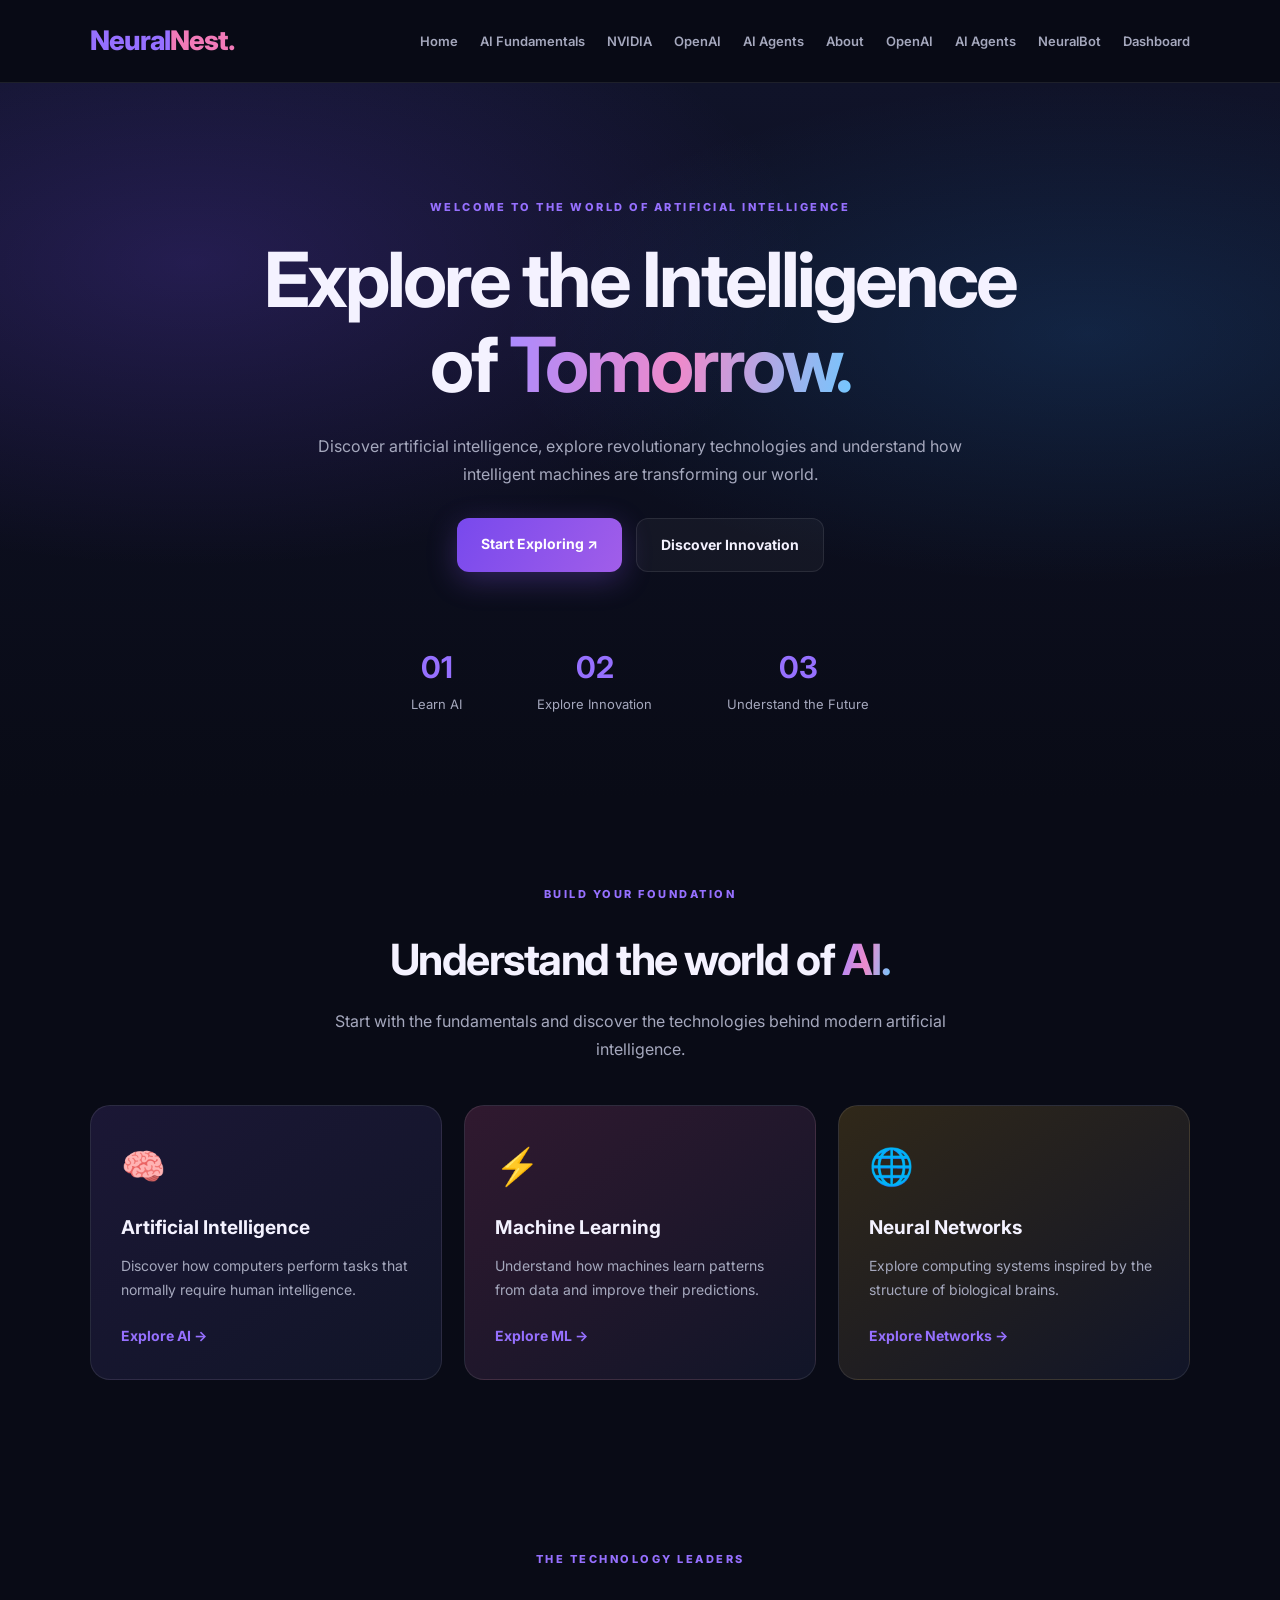
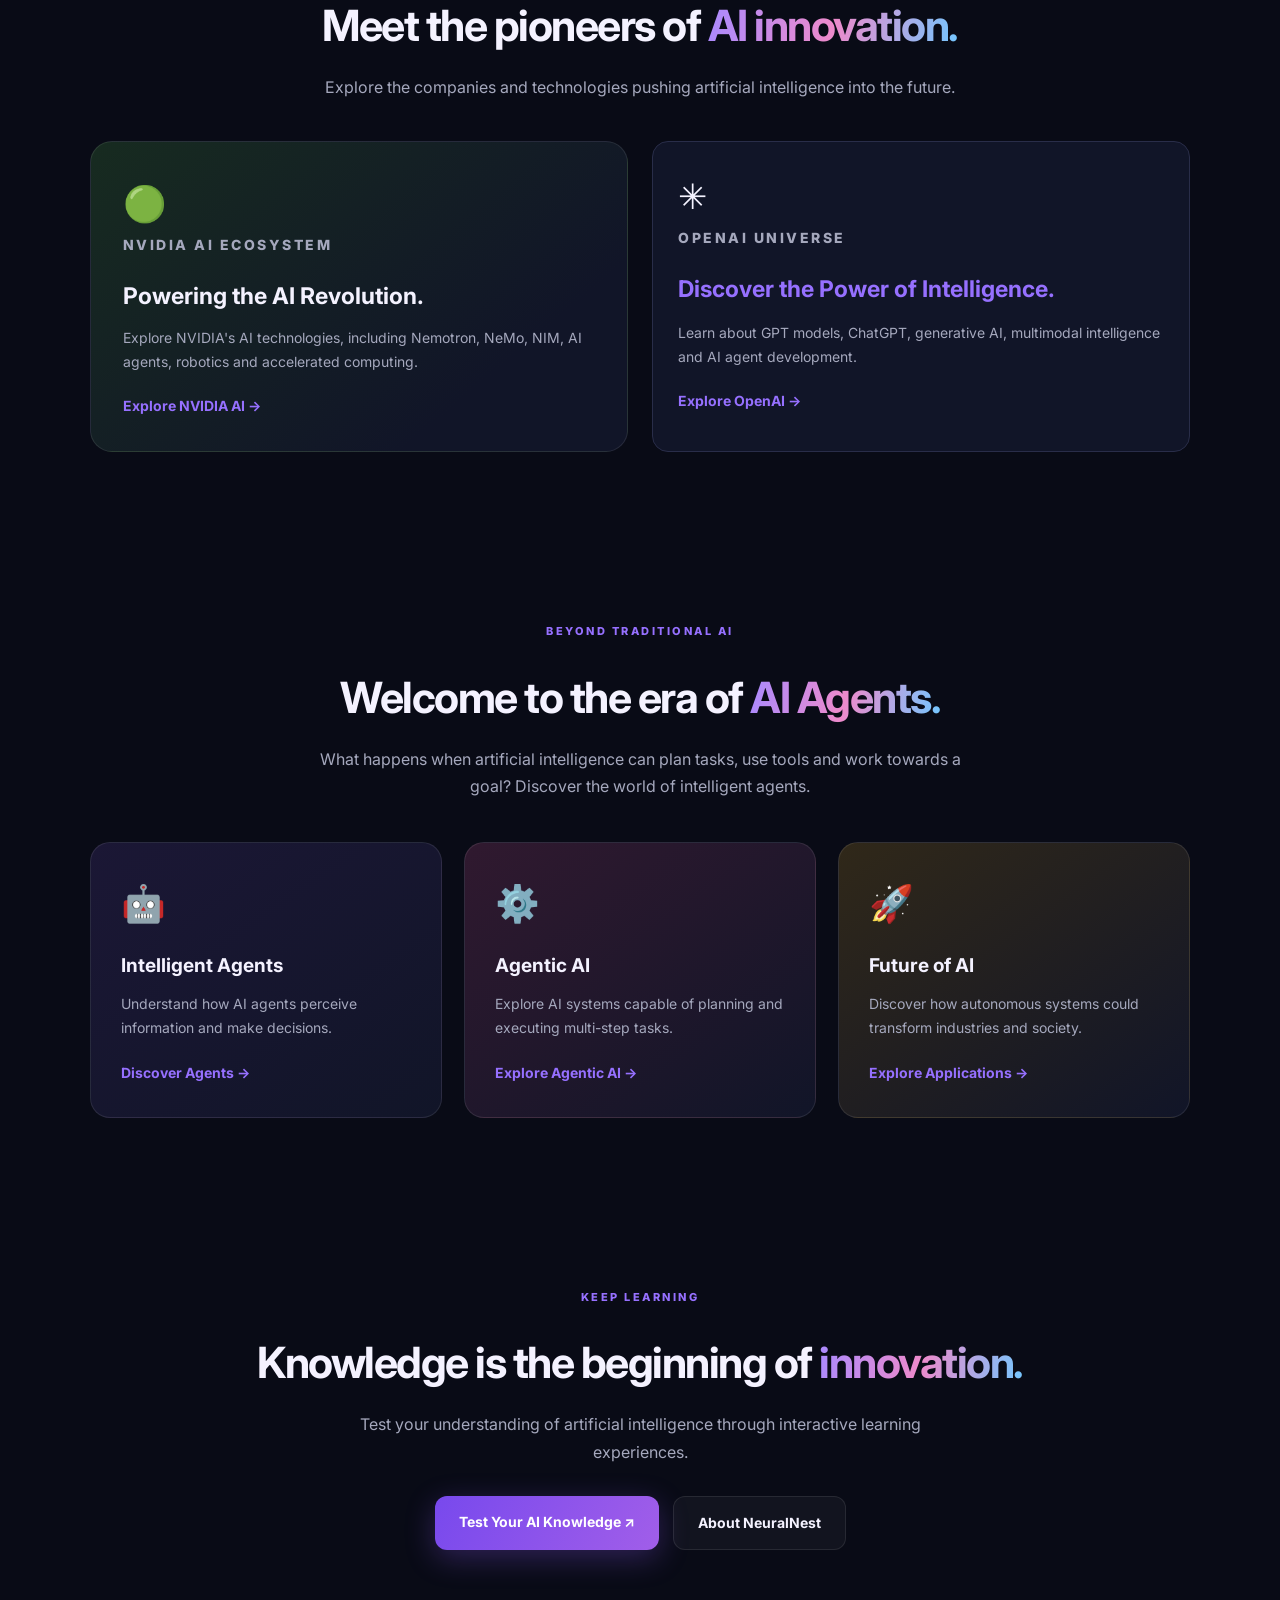
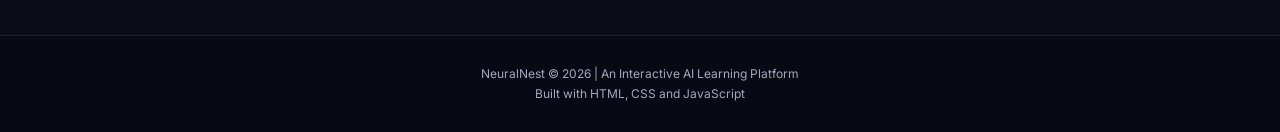
<file: index.html>
<!DOCTYPE html>
<html lang="en">
<head>
    <meta charset="UTF-8">
    <meta name="viewport" content="width=device-width, initial-scale=1.0">

    <title>NeuralNest | Explore the Intelligence of Tomorrow</title>

    <link rel="stylesheet" href="style.css">
</head>

<body>

    <!-- NAVIGATION -->

    <header>
        <a class="logo" href="index.html">
            Neural<span>Nest.</span>
        </a>

        <nav>
            <a href="index.html">Home</a>
            <a href="topics.html">AI Fundamentals</a>
            <a href="#nvidia">NVIDIA</a>
            <a href="#openai">OpenAI</a>
            <a href="#agents">AI Agents</a>
            <a href="about.html">About</a>
            <a href="openai-hub.html">OpenAI</a>
            <a href="ai-agents.html">AI Agents</a>
            <a href="chatbot.html">NeuralBot</a>
            <a href="dashboard.html">Dashboard</a>
        </nav>
    </header>


    <!-- HERO SECTION -->

    <main>

        <section class="hero">

            <p class="tag">WELCOME TO THE WORLD OF ARTIFICIAL INTELLIGENCE</p>

            <h1>
                Explore the Intelligence<br>
                of <span>Tomorrow.</span>
            </h1>

            <p class="intro">
                Discover artificial intelligence, explore revolutionary
                technologies and understand how intelligent machines
                are transforming our world.
            </p>

            <div class="buttons">
                <a class="button primary" href="#explore">
                    Start Exploring ↗
                </a>

                <a class="button secondary" href="#innovation">
                    Discover Innovation
                </a>
            </div>

            <div class="stats">

                <div>
                    <h2>01</h2>
                    <p>Learn AI</p>
                </div>

                <div>
                    <h2>02</h2>
                    <p>Explore Innovation</p>
                </div>

                <div>
                    <h2>03</h2>
                    <p>Understand the Future</p>
                </div>

            </div>

        </section>


        <!-- AI FUNDAMENTALS -->

        <section class="section" id="explore">

            <p class="tag">BUILD YOUR FOUNDATION</p>

            <h2>Understand the world of <span>AI.</span></h2>

            <p class="intro">
                Start with the fundamentals and discover the technologies
                behind modern artificial intelligence.
            </p>

            <div class="cards">

                <article class="card purple">
                    <div class="emoji">🧠</div>

                    <h3>Artificial Intelligence</h3>

                    <p>
                        Discover how computers perform tasks that
                        normally require human intelligence.
                    </p>

                    <a href="topics.html">Explore AI →</a>
                </article>


                <article class="card pink">
                    <div class="emoji">⚡</div>

                    <h3>Machine Learning</h3>

                    <p>
                        Understand how machines learn patterns
                        from data and improve their predictions.
                    </p>

                    <a href="topics.html">Explore ML →</a>
                </article>


                <article class="card yellow">
                    <div class="emoji">🌐</div>

                    <h3>Neural Networks</h3>

                    <p>
                        Explore computing systems inspired by
                        the structure of biological brains.
                    </p>

                    <a href="neural-networks.html">Explore Networks →</a>
                </article>

            </div>

        </section>


        <!-- TECHNOLOGY INNOVATION -->

        <section class="section" id="innovation">

            <p class="tag">THE TECHNOLOGY LEADERS</p>

            <h2>Meet the pioneers of <span>AI innovation.</span></h2>

            <p class="intro">
                Explore the companies and technologies pushing
                artificial intelligence into the future.
            </p>

            <div class="feature-grid">

                <!-- NVIDIA -->

                <article class="feature-card nvidia-card" id="nvidia">

                    <div class="feature-icon">🟢</div>

                    <p class="tag">NVIDIA AI ECOSYSTEM</p>

                    <h3>Powering the AI Revolution.</h3>

                    <p>
                        Explore NVIDIA's AI technologies, including
                        Nemotron, NeMo, NIM, AI agents, robotics
                        and accelerated computing.
                    </p>

                    <a class="feature-link" href="nvidia-ai.html">
                        Explore NVIDIA AI →
                    </a>

                </article>


                <!-- OPENAI -->

                <article class="feature-card openai-card" id="openai">

                    <div class="feature-icon">✳</div>

                    <p class="tag">OPENAI UNIVERSE</p>

                    <h3>Discover the Power of Intelligence.</h3>

                    <p>
                        Learn about GPT models, ChatGPT,
                        generative AI, multimodal intelligence
                        and AI agent development.
                    </p>

                    <a class="feature-link" href="openai-hub.html">
                        Explore OpenAI →
                    </a>

                </article>

            </div>

        </section>


        <!-- AI AGENTS -->

        <section class="section" id="agents">

            <p class="tag">BEYOND TRADITIONAL AI</p>

            <h2>Welcome to the era of <span>AI Agents.</span></h2>

            <p class="intro">
                What happens when artificial intelligence can
                plan tasks, use tools and work towards a goal?
                Discover the world of intelligent agents.
            </p>

            <div class="cards">

                <article class="card purple">
                    <div class="emoji">🤖</div>

                    <h3>Intelligent Agents</h3>

                    <p>
                        Understand how AI agents perceive
                        information and make decisions.
                    </p>

                    <a href="ai-agents.html">Discover Agents →</a>
                </article>


                <article class="card pink">
                    <div class="emoji">⚙️</div>

                    <h3>Agentic AI</h3>

                    <p>
                        Explore AI systems capable of
                        planning and executing multi-step tasks.
                    </p>

                    <a href="ai-agents.html">Explore Agentic AI →</a>
                </article>


                <article class="card yellow">
                    <div class="emoji">🚀</div>

                    <h3>Future of AI</h3>

                    <p>
                        Discover how autonomous systems
                        could transform industries and society.
                    </p>

                    <a href="applications.html">Explore Applications →</a>
                </article>

            </div>

        </section>


        <!-- LEARNING SECTION -->

        <section class="section">

            <p class="tag">KEEP LEARNING</p>

            <h2>Knowledge is the beginning of <span>innovation.</span></h2>

            <p class="intro">
                Test your understanding of artificial intelligence
                through interactive learning experiences.
            </p>

            <div class="buttons">
                <a class="button primary" href="quiz.html">
                    Test Your AI Knowledge ↗
                </a>

                <a class="button secondary" href="about.html">
                    About NeuralNest
                </a>
            </div>

        </section>

    </main>


    <!-- FOOTER -->

    <footer>

        <p>
            NeuralNest © 2026 | An Interactive AI Learning Platform
        </p>

        <p>
            Built with HTML, CSS and JavaScript
        </p>

    </footer>

</body>
</html>
</file>
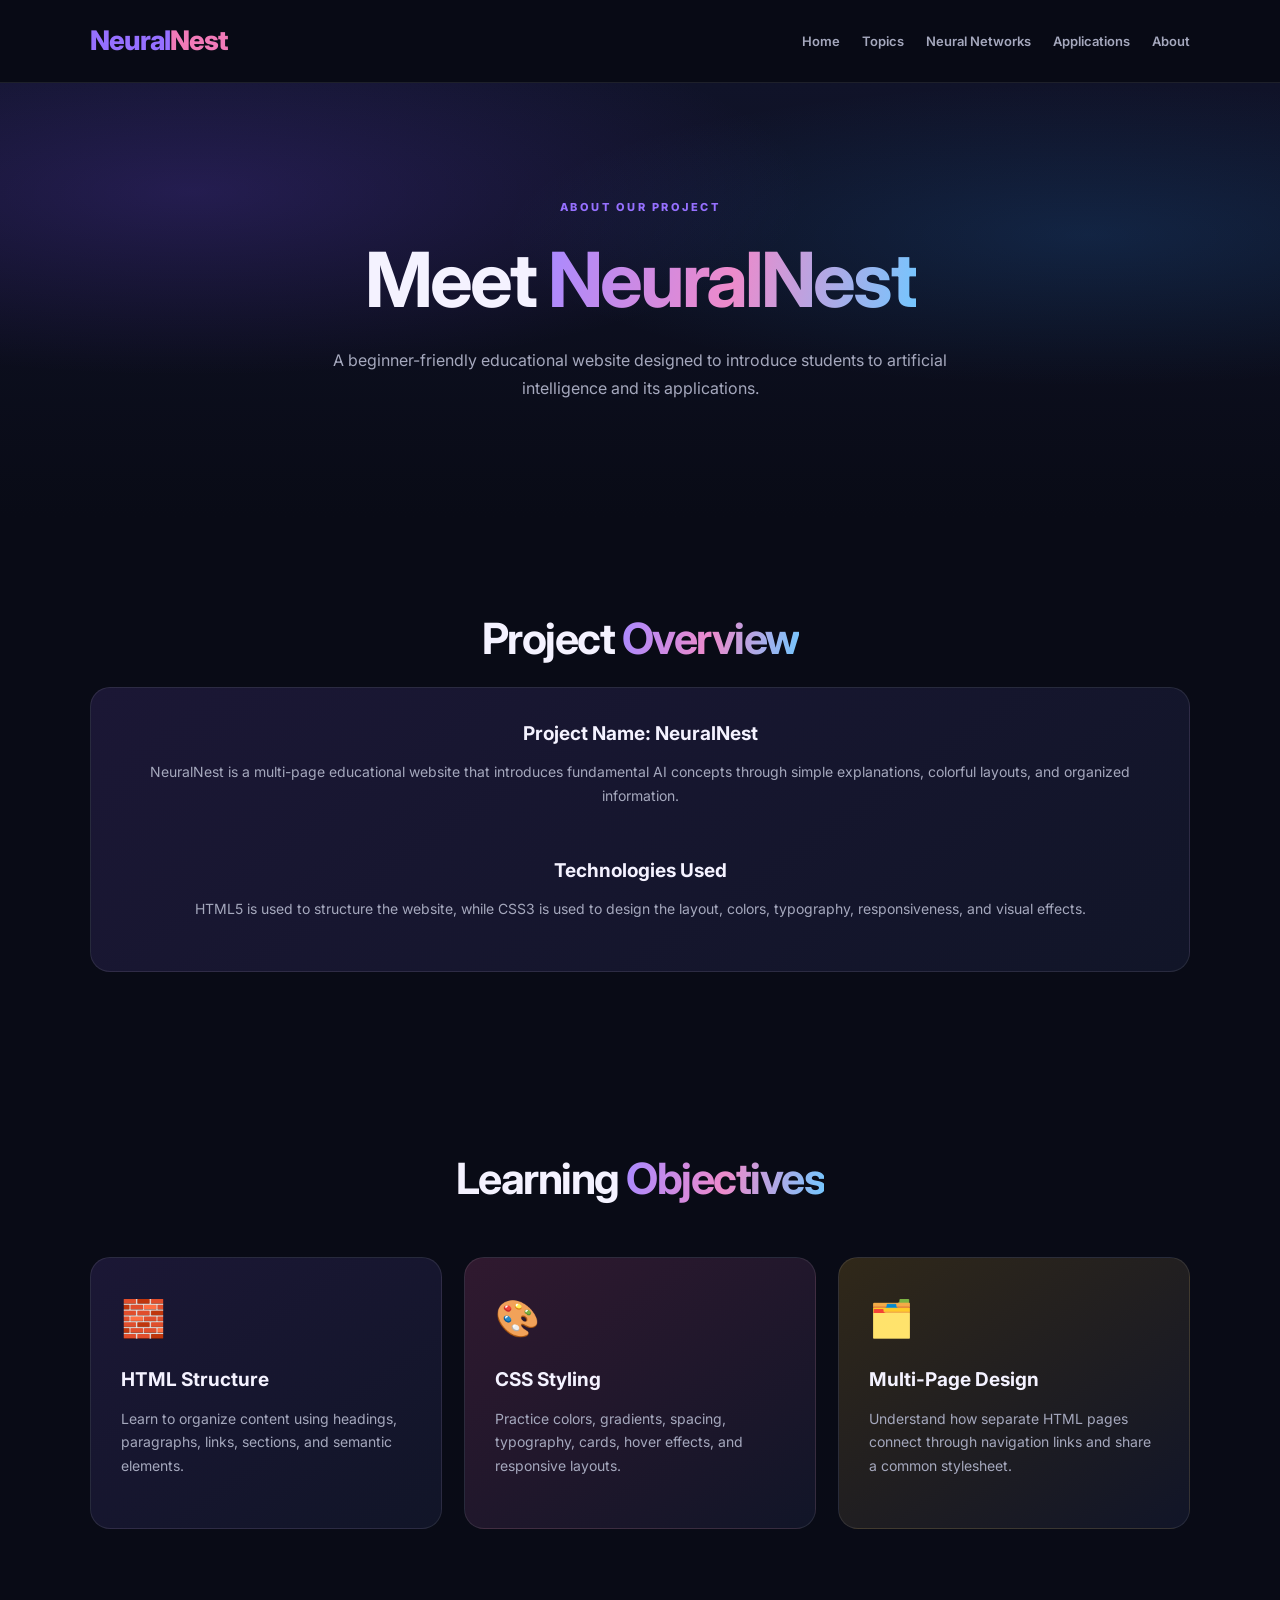
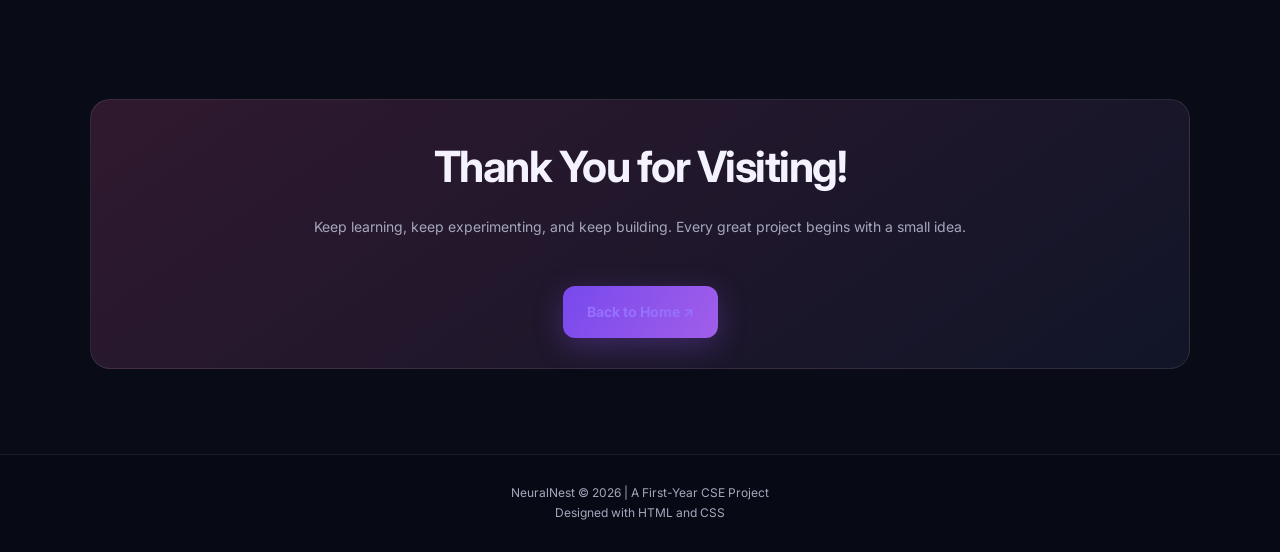
<file: about.html>
<!DOCTYPE html>
<html lang="en">
<head>
    <meta charset="UTF-8">
    <meta name="viewport" content="width=device-width, initial-scale=1.0">
    <title>About the Project | NeuralNest</title>
    <link rel="stylesheet" href="style.css">
</head>
<body>

<header>
    <a class="logo" href="index.html">Neural<span>Nest</span></a>
    <nav>
        <a href="index.html">Home</a>
        <a href="topics.html">Topics</a>
        <a href="neural-networks.html">Neural Networks</a>
        <a href="applications.html">Applications</a>
        <a href="about.html">About</a>
    </nav>
</header>

<main>
    <section class="hero">
        <p class="tag">ABOUT OUR PROJECT</p>
        <h1>Meet <span>NeuralNest</span></h1>
        <p class="intro">
            A beginner-friendly educational website designed to introduce
            students to artificial intelligence and its applications.
        </p>
    </section>

    <section class="section">
        <h2>Project <span>Overview</span></h2>

        <div class="card purple project-info">
            <h3>Project Name: NeuralNest</h3>
            <p>
                NeuralNest is a multi-page educational website that introduces
                fundamental AI concepts through simple explanations, colorful
                layouts, and organized information.
            </p>
            <br>
            <h3>Technologies Used</h3>
            <p>
                HTML5 is used to structure the website, while CSS3 is used
                to design the layout, colors, typography, responsiveness,
                and visual effects.
            </p>
        </div>
    </section>

    <section class="section">
        <h2>Learning <span>Objectives</span></h2>

        <div class="cards">
            <article class="card purple">
                <div class="emoji">🧱</div>
                <h3>HTML Structure</h3>
                <p>Learn to organize content using headings, paragraphs, links, sections, and semantic elements.</p>
            </article>

            <article class="card pink">
                <div class="emoji">🎨</div>
                <h3>CSS Styling</h3>
                <p>Practice colors, gradients, spacing, typography, cards, hover effects, and responsive layouts.</p>
            </article>

            <article class="card yellow">
                <div class="emoji">🗂️</div>
                <h3>Multi-Page Design</h3>
                <p>Understand how separate HTML pages connect through navigation links and share a common stylesheet.</p>
            </article>
        </div>
    </section>

    <section class="section">
        <div class="card pink">
            <h2>Thank You for Visiting!</h2>
            <p>
                Keep learning, keep experimenting, and keep building.
                Every great project begins with a small idea.
            </p>
            <br>
            <a class="button primary" href="index.html">Back to Home ↗</a>
        </div>
    </section>
</main>

<footer>
    <p>NeuralNest © 2026 | A First-Year CSE Project</p>
    <p>Designed with HTML and CSS</p>
</footer>

</body>
</html>
</file>
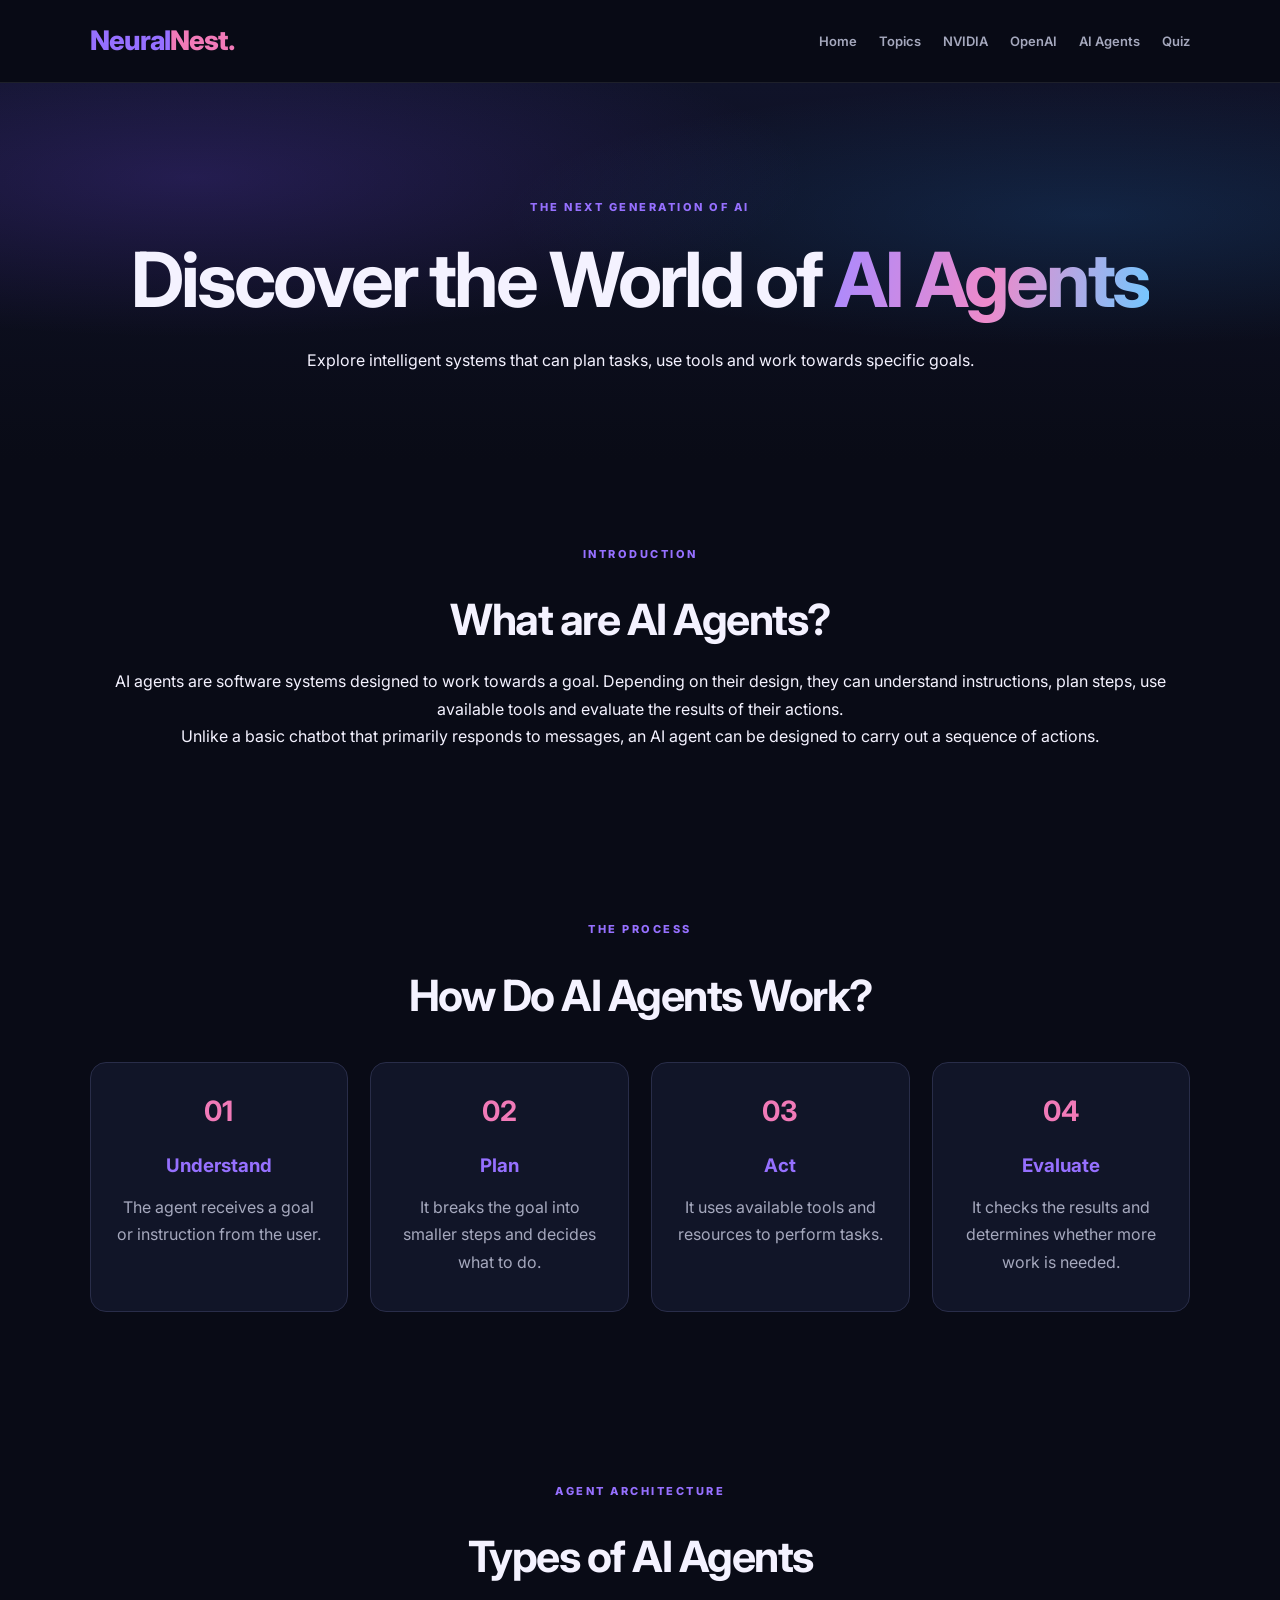
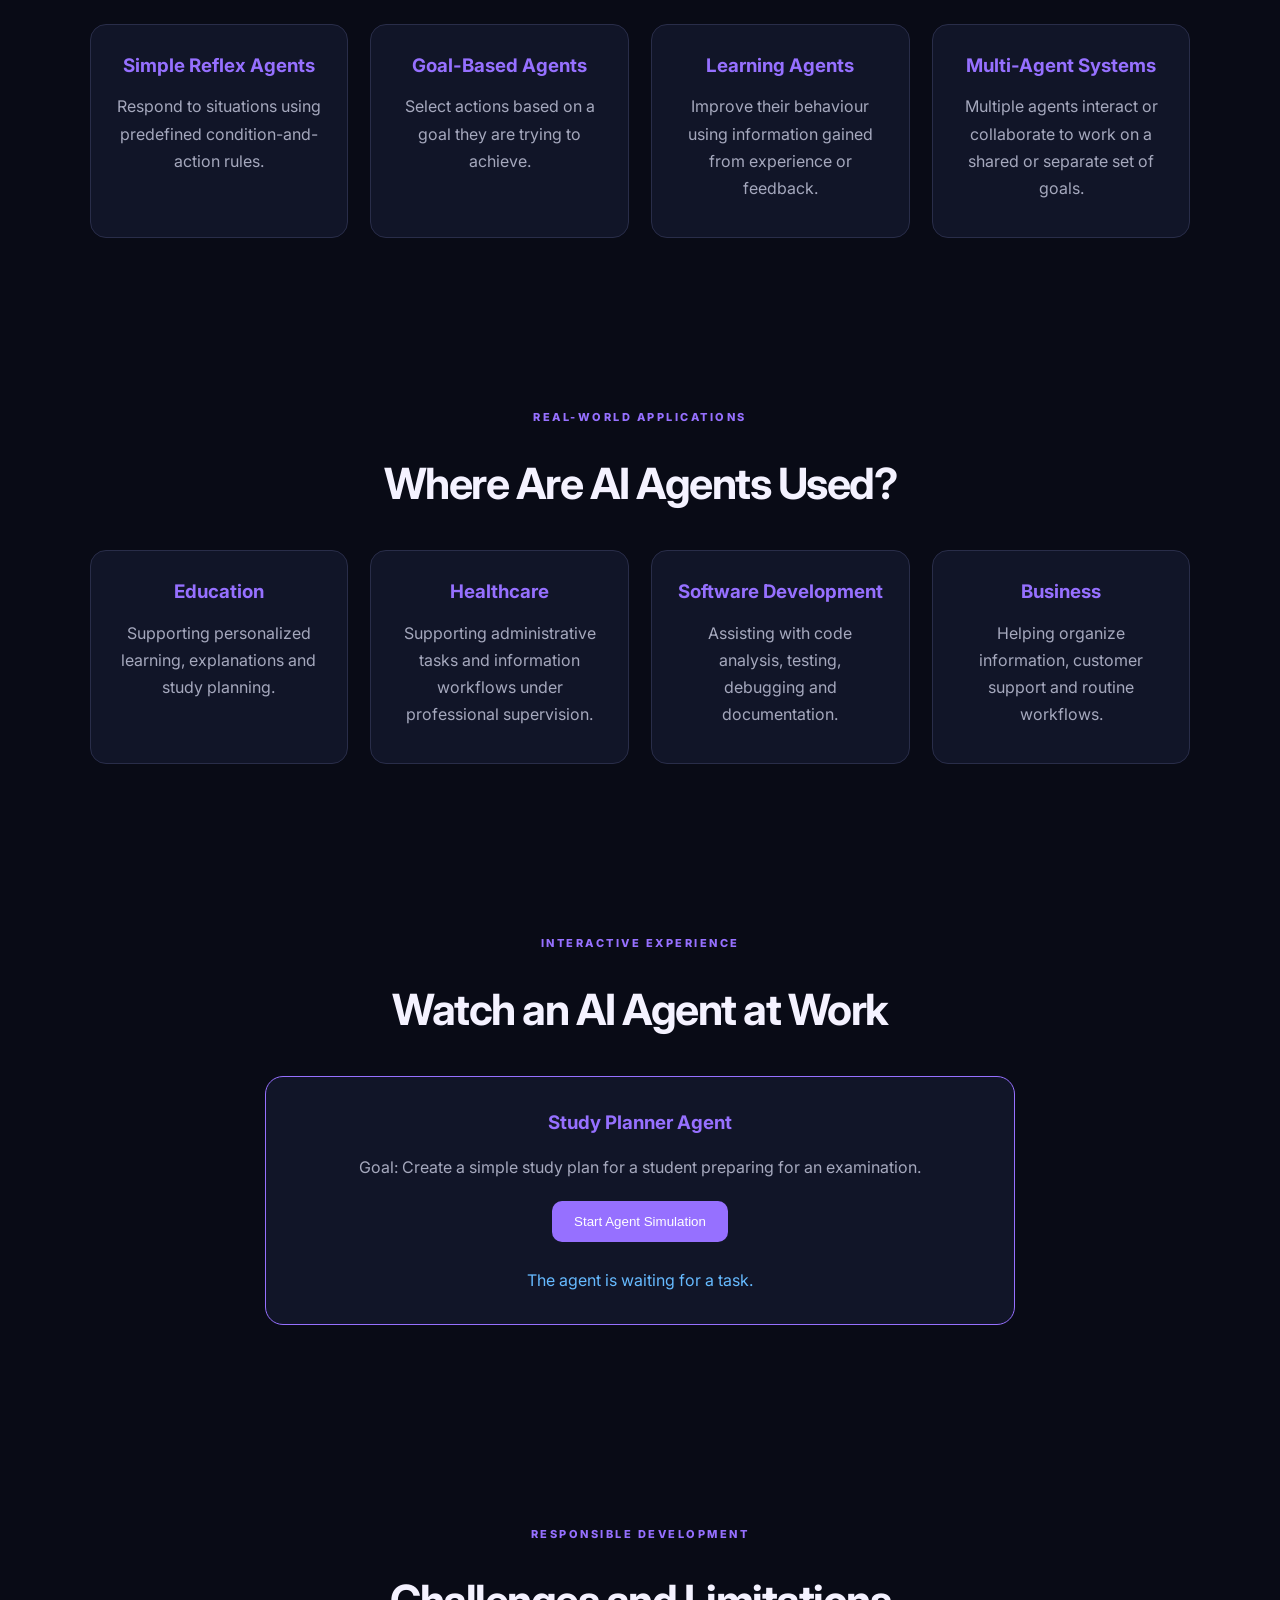
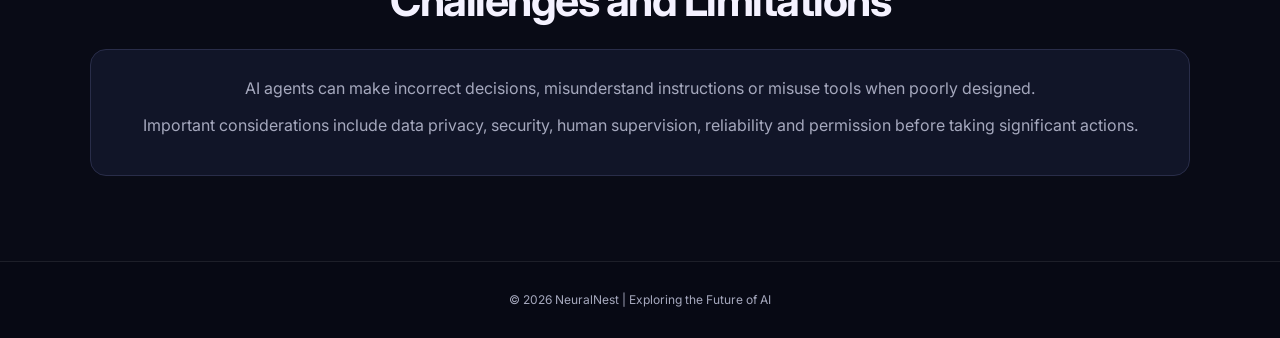
<file: ai-agents.html>
<!DOCTYPE html>
<html lang="en">
<head>
    <meta charset="UTF-8">
    <meta name="viewport" content="width=device-width, initial-scale=1.0">

    <title>AI Agents | NeuralNest</title>

    <link rel="stylesheet" href="style.css">
    <script src="js/agent-demo.js" defer></script>
</head>

<body>

<header>
    <a class="logo" href="index.html">
        Neural<span>Nest.</span>
    </a>

    <nav>
        <a href="index.html">Home</a>
        <a href="topics.html">Topics</a>
        <a href="nvidia-ai.html">NVIDIA</a>
        <a href="openai-hub.html">OpenAI</a>
        <a href="ai-agents.html">AI Agents</a>
        <a href="quiz.html">Quiz</a>
    </nav>
</header>

<main>

    <!-- HERO SECTION -->
    <section class="hero">
        <p class="tag">THE NEXT GENERATION OF AI</p>

        <h1>Discover the World of <span>AI Agents</span></h1>

        <p>
            Explore intelligent systems that can plan tasks,
            use tools and work towards specific goals.
        </p>
    </section>


    <!-- INTRODUCTION -->
    <section class="section">
        <p class="tag">INTRODUCTION</p>

        <h2>What are AI Agents?</h2>

        <p>
            AI agents are software systems designed to work towards
            a goal. Depending on their design, they can understand
            instructions, plan steps, use available tools and
            evaluate the results of their actions.
        </p>

        <p>
            Unlike a basic chatbot that primarily responds to
            messages, an AI agent can be designed to carry out
            a sequence of actions.
        </p>
    </section>


    <!-- HOW AGENTS WORK -->
    <section class="section">
        <p class="tag">THE PROCESS</p>

        <h2>How Do AI Agents Work?</h2>

        <div class="agent-grid">

            <div class="agent-card">
                <div class="agent-number">01</div>
                <h3>Understand</h3>
                <p>
                    The agent receives a goal or instruction
                    from the user.
                </p>
            </div>

            <div class="agent-card">
                <div class="agent-number">02</div>
                <h3>Plan</h3>
                <p>
                    It breaks the goal into smaller steps
                    and decides what to do.
                </p>
            </div>

            <div class="agent-card">
                <div class="agent-number">03</div>
                <h3>Act</h3>
                <p>
                    It uses available tools and resources
                    to perform tasks.
                </p>
            </div>

            <div class="agent-card">
                <div class="agent-number">04</div>
                <h3>Evaluate</h3>
                <p>
                    It checks the results and determines
                    whether more work is needed.
                </p>
            </div>

        </div>
    </section>


    <!-- TYPES OF AGENTS -->
    <section class="section">
        <p class="tag">AGENT ARCHITECTURE</p>

        <h2>Types of AI Agents</h2>

        <div class="agent-grid">

            <div class="agent-card">
                <h3>Simple Reflex Agents</h3>
                <p>
                    Respond to situations using predefined
                    condition-and-action rules.
                </p>
            </div>

            <div class="agent-card">
                <h3>Goal-Based Agents</h3>
                <p>
                    Select actions based on a goal they
                    are trying to achieve.
                </p>
            </div>

            <div class="agent-card">
                <h3>Learning Agents</h3>
                <p>
                    Improve their behaviour using information
                    gained from experience or feedback.
                </p>
            </div>

            <div class="agent-card">
                <h3>Multi-Agent Systems</h3>
                <p>
                    Multiple agents interact or collaborate
                    to work on a shared or separate set of goals.
                </p>
            </div>

        </div>
    </section>


    <!-- REAL WORLD APPLICATIONS -->
    <section class="section">
        <p class="tag">REAL-WORLD APPLICATIONS</p>

        <h2>Where Are AI Agents Used?</h2>

        <div class="agent-grid">

            <div class="agent-card">
                <h3>Education</h3>
                <p>
                    Supporting personalized learning,
                    explanations and study planning.
                </p>
            </div>

            <div class="agent-card">
                <h3>Healthcare</h3>
                <p>
                    Supporting administrative tasks and
                    information workflows under professional
                    supervision.
                </p>
            </div>

            <div class="agent-card">
                <h3>Software Development</h3>
                <p>
                    Assisting with code analysis, testing,
                    debugging and documentation.
                </p>
            </div>

            <div class="agent-card">
                <h3>Business</h3>
                <p>
                    Helping organize information,
                    customer support and routine workflows.
                </p>
            </div>

        </div>
    </section>


    <!-- INTERACTIVE SIMULATION -->
    <section class="section">

        <p class="tag">INTERACTIVE EXPERIENCE</p>

        <h2>Watch an AI Agent at Work</h2>

        <div class="agent-demo">

            <h3>Study Planner Agent</h3>

            <p>
                Goal: Create a simple study plan for a student
                preparing for an examination.
            </p>

            <button id="run-agent">
                Start Agent Simulation
            </button>

            <ul id="agent-steps" class="agent-workflow-list">
            </ul>

            <p id="agent-message" aria-live="polite">
                The agent is waiting for a task.
            </p>

        </div>

    </section>


    <!-- RESPONSIBLE AI -->
    <section class="section">

        <p class="tag">RESPONSIBLE DEVELOPMENT</p>

        <h2>Challenges and Limitations</h2>

        <div class="agent-card">
            <p>
                AI agents can make incorrect decisions, misunderstand
                instructions or misuse tools when poorly designed.
            </p>

            <p>
                Important considerations include data privacy,
                security, human supervision, reliability and
                permission before taking significant actions.
            </p>
        </div>

    </section>

</main>


<footer>
    <p>© 2026 NeuralNest | Exploring the Future of AI</p>
</footer>

</body>
</html>
</file>
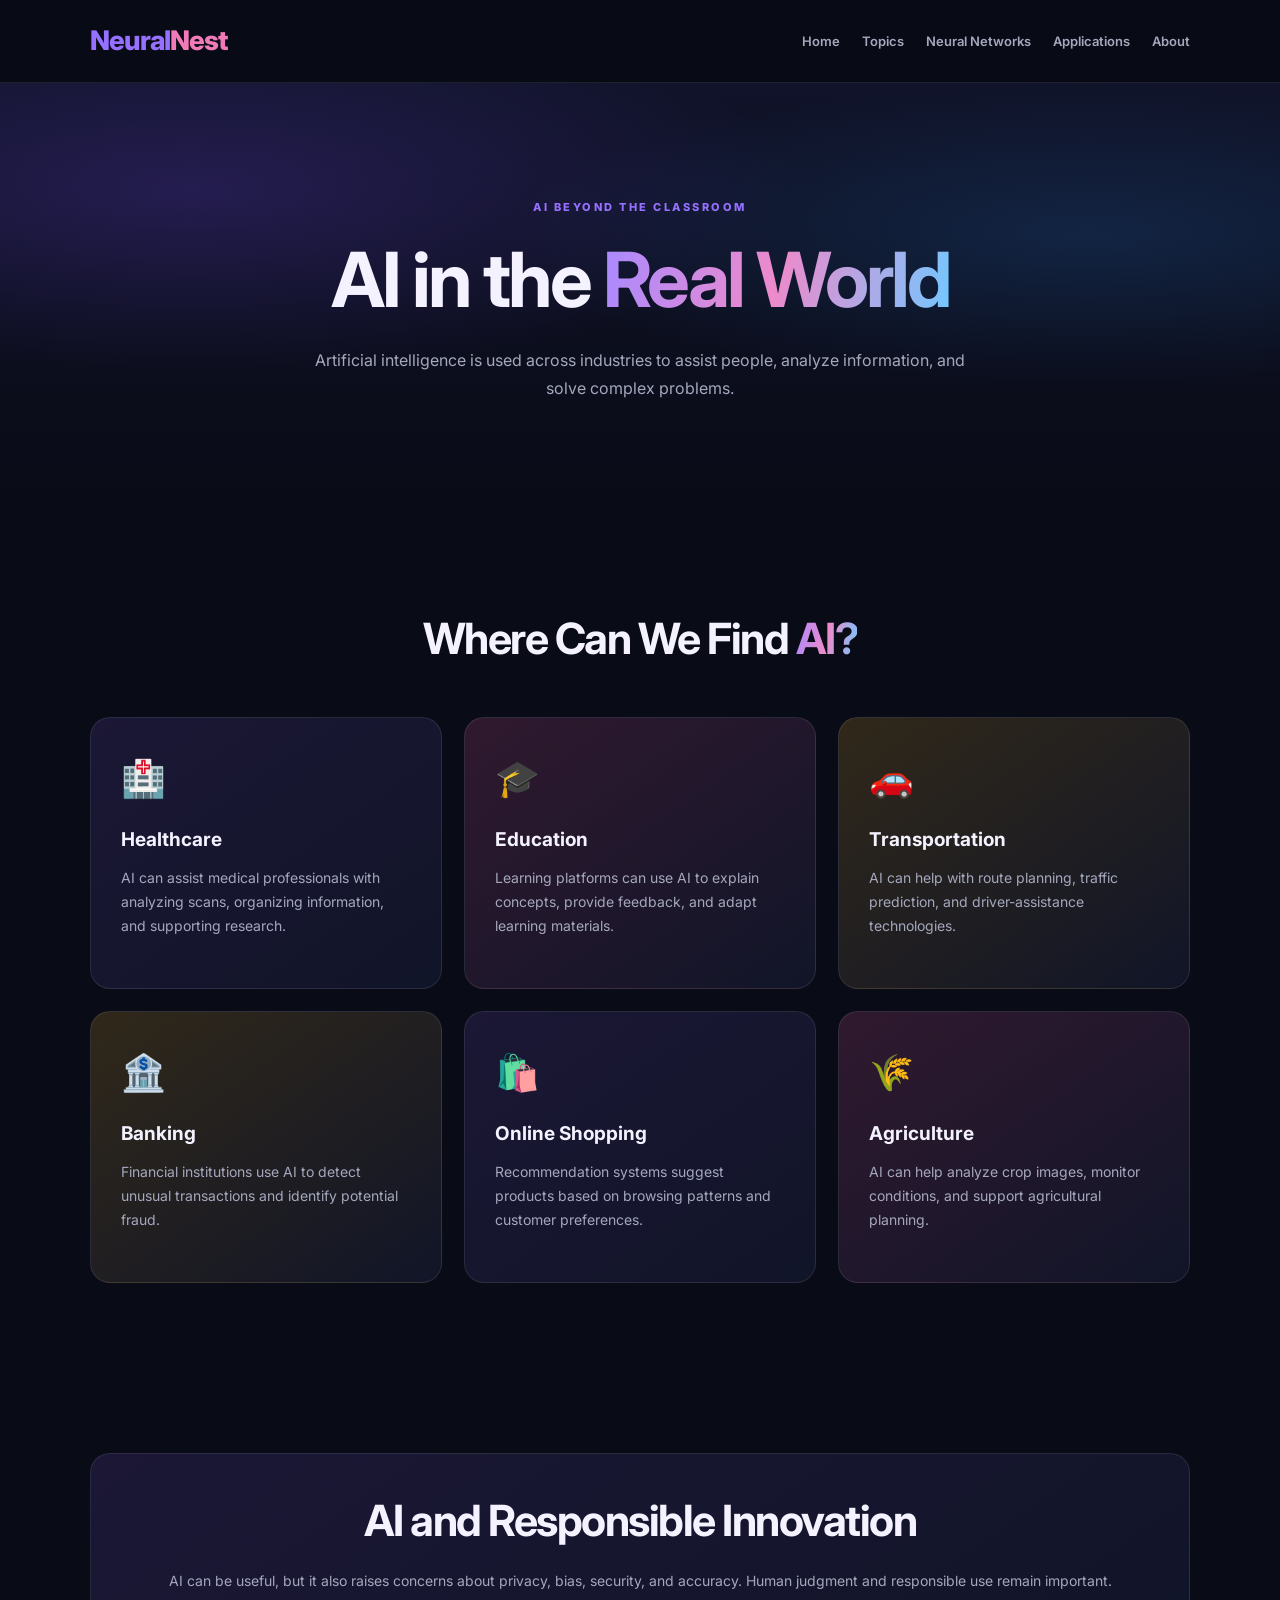
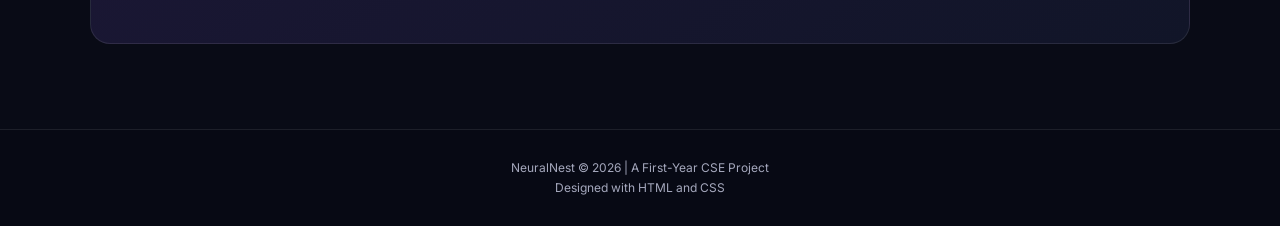
<file: applications.html>
<!DOCTYPE html>
<html lang="en">
<head>
    <meta charset="UTF-8">
    <meta name="viewport" content="width=device-width, initial-scale=1.0">
    <title>AI Applications | NeuralNest</title>
    <link rel="stylesheet" href="style.css">
</head>
<body>

<header>
    <a class="logo" href="index.html">Neural<span>Nest</span></a>
    <nav>
        <a href="index.html">Home</a>
        <a href="topics.html">Topics</a>
        <a href="neural-networks.html">Neural Networks</a>
        <a href="applications.html">Applications</a>
        <a href="about.html">About</a>
    </nav>
</header>

<main>
    <section class="hero">
        <p class="tag">AI BEYOND THE CLASSROOM</p>
        <h1>AI in the <span>Real World</span></h1>
        <p class="intro">
            Artificial intelligence is used across industries to assist
            people, analyze information, and solve complex problems.
        </p>
    </section>

    <section class="section">
        <h2>Where Can We Find <span>AI?</span></h2>

        <div class="cards">
            <article class="card purple">
                <div class="emoji">🏥</div>
                <h3>Healthcare</h3>
                <p>AI can assist medical professionals with analyzing scans, organizing information, and supporting research.</p>
            </article>

            <article class="card pink">
                <div class="emoji">🎓</div>
                <h3>Education</h3>
                <p>Learning platforms can use AI to explain concepts, provide feedback, and adapt learning materials.</p>
            </article>

            <article class="card yellow">
                <div class="emoji">🚗</div>
                <h3>Transportation</h3>
                <p>AI can help with route planning, traffic prediction, and driver-assistance technologies.</p>
            </article>

            <article class="card yellow">
                <div class="emoji">🏦</div>
                <h3>Banking</h3>
                <p>Financial institutions use AI to detect unusual transactions and identify potential fraud.</p>
            </article>

            <article class="card purple">
                <div class="emoji">🛍️</div>
                <h3>Online Shopping</h3>
                <p>Recommendation systems suggest products based on browsing patterns and customer preferences.</p>
            </article>

            <article class="card pink">
                <div class="emoji">🌾</div>
                <h3>Agriculture</h3>
                <p>AI can help analyze crop images, monitor conditions, and support agricultural planning.</p>
            </article>
        </div>
    </section>

    <section class="section">
        <div class="card purple">
            <h2>AI and Responsible Innovation</h2>
            <p>
                AI can be useful, but it also raises concerns about privacy,
                bias, security, and accuracy. Human judgment and responsible
                use remain important.
            </p>
        </div>
    </section>
</main>

<footer>
    <p>NeuralNest © 2026 | A First-Year CSE Project</p>
    <p>Designed with HTML and CSS</p>
</footer>

</body>
</html>
</file>
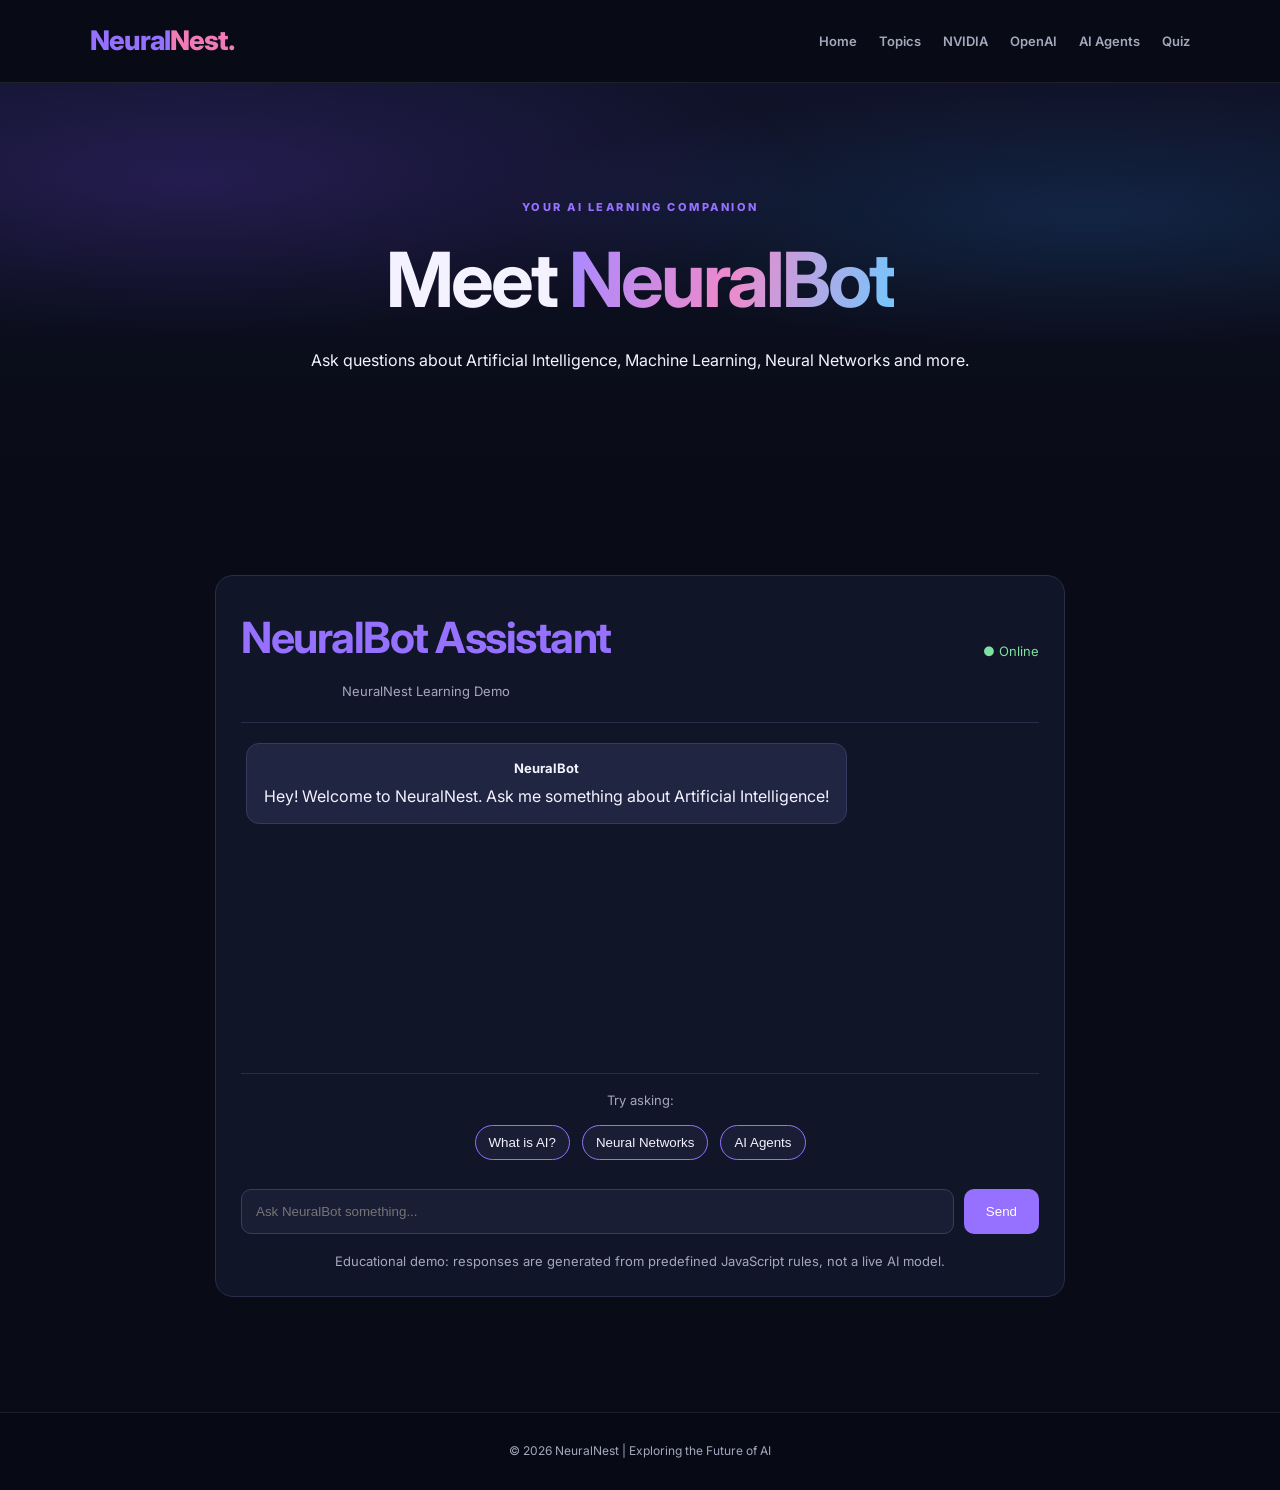
<file: chatbot.html>
<!DOCTYPE html>
<html lang="en">
<head>
    <meta charset="UTF-8">
    <meta name="viewport" content="width=device-width, initial-scale=1.0">

    <title>NeuralNest Chatbot</title>

    <link rel="stylesheet" href="style.css">
    <script src="js/chatbot.js" defer></script>
</head>

<body>

<header>
    <a class="logo" href="index.html">
        Neural<span>Nest.</span>
    </a>

    <nav>
        <a href="index.html">Home</a>
        <a href="topics.html">Topics</a>
        <a href="nvidia-ai.html">NVIDIA</a>
        <a href="openai-hub.html">OpenAI</a>
        <a href="ai-agents.html">AI Agents</a>
        <a href="quiz.html">Quiz</a>
    </nav>
</header>

<main>

    <section class="hero">
        <p class="tag">YOUR AI LEARNING COMPANION</p>

        <h1>Meet <span>NeuralBot</span></h1>

        <p>
            Ask questions about Artificial Intelligence,
            Machine Learning, Neural Networks and more.
        </p>
    </section>

    <section class="section">

        <div class="chat-shell">

            <div class="chat-heading">
                <div>
                    <h2>NeuralBot Assistant</h2>
                    <p>NeuralNest Learning Demo</p>
                </div>

                <span class="bot-status">● Online</span>
            </div>

            <div
                id="chat-messages"
                class="chat-messages"
                role="log"
                aria-live="polite"
                aria-label="Chat conversation"
            >
                <div class="chat-message bot-message">
                    <strong>NeuralBot</strong>
                    <p>
                        Hey! Welcome to NeuralNest.
                        Ask me something about Artificial Intelligence!
                    </p>
                </div>
            </div>

            <div class="quick-prompts">
                <p>Try asking:</p>

                <button type="button" class="prompt-button"
                    data-prompt="What is Artificial Intelligence?">
                    What is AI?
                </button>

                <button type="button" class="prompt-button"
                    data-prompt="Explain neural networks">
                    Neural Networks
                </button>

                <button type="button" class="prompt-button"
                    data-prompt="What are AI agents?">
                    AI Agents
                </button>
            </div>

            <form id="chat-form" class="chat-input-area">

                <input
                    type="text"
                    id="user-input"
                    placeholder="Ask NeuralBot something..."
                    autocomplete="off"
                    aria-label="Your message"
                    required
                >

                <button type="submit" id="send-button">
                    Send
                </button>

            </form>

            <p class="chat-disclaimer">
                Educational demo: responses are generated from
                predefined JavaScript rules, not a live AI model.
            </p>

        </div>

    </section>

</main>

<footer>
    <p>© 2026 NeuralNest | Exploring the Future of AI</p>
</footer>

</body>
</html>
</file>
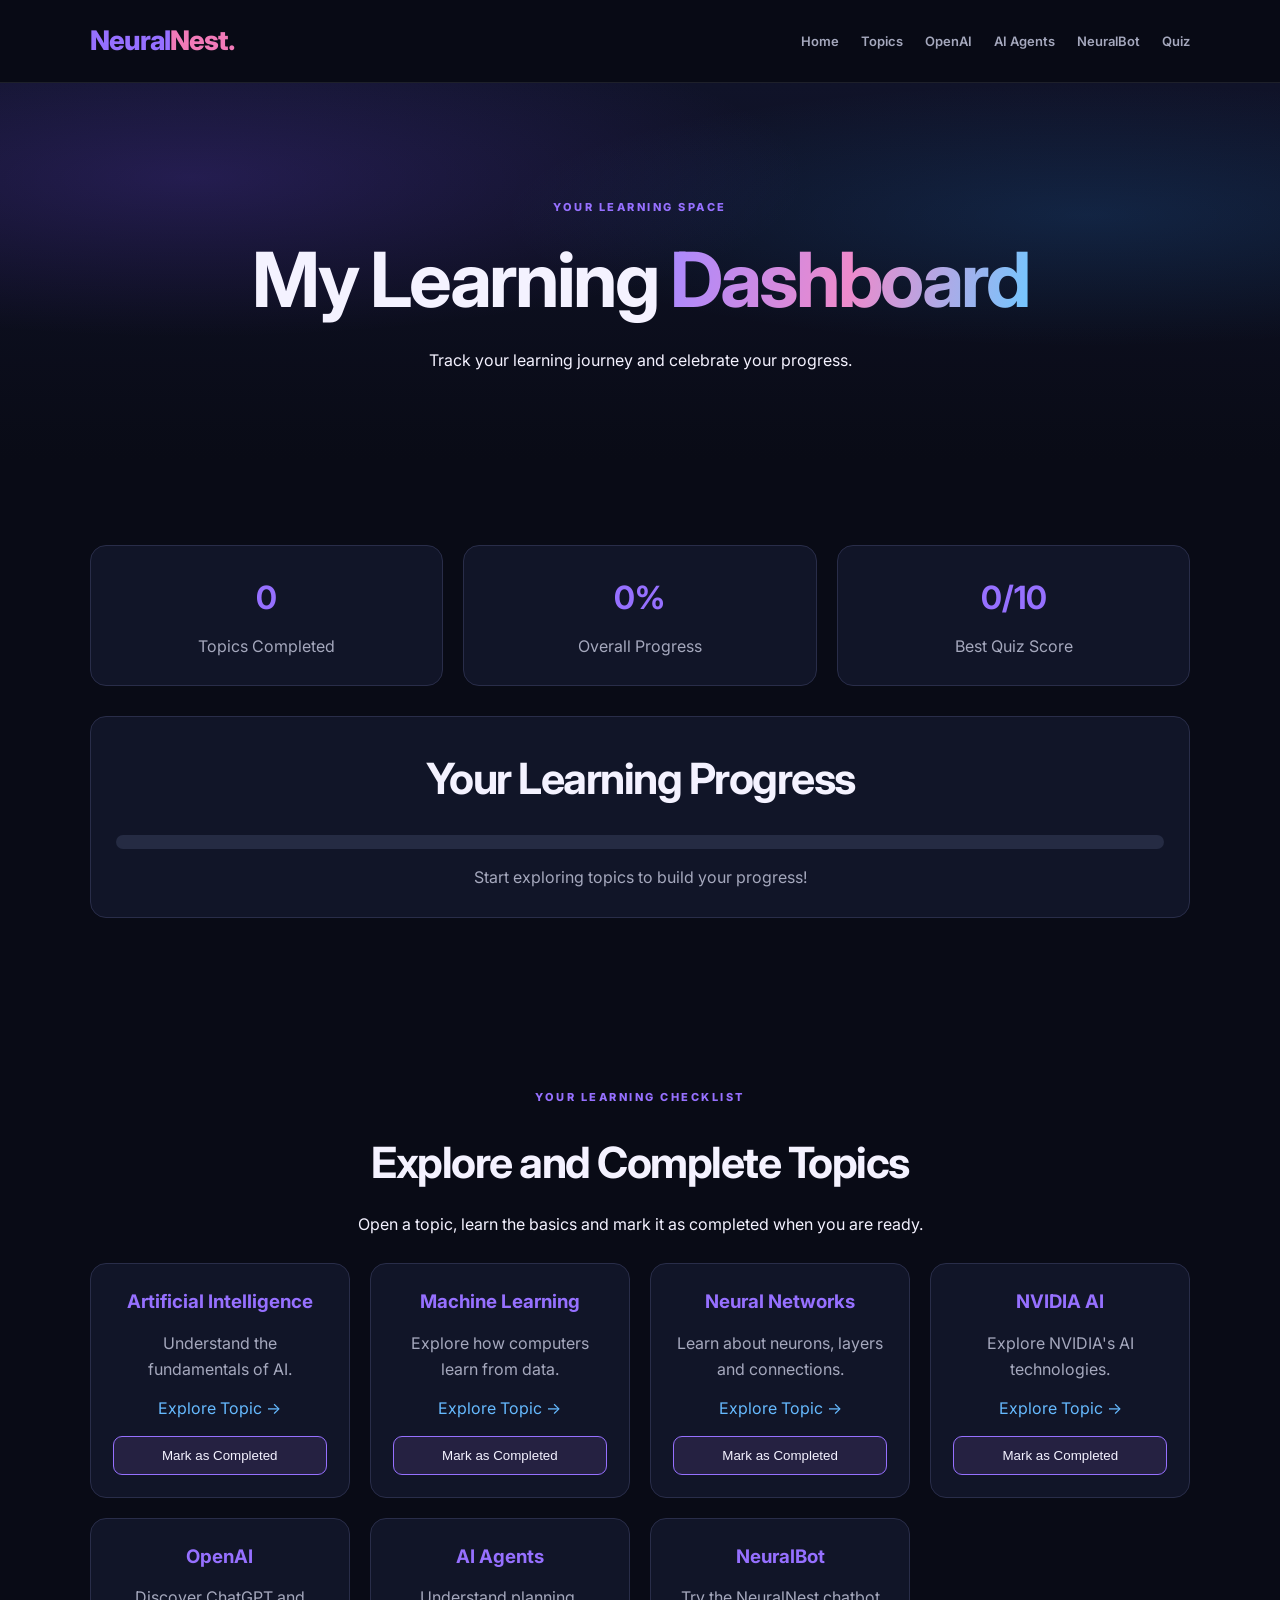
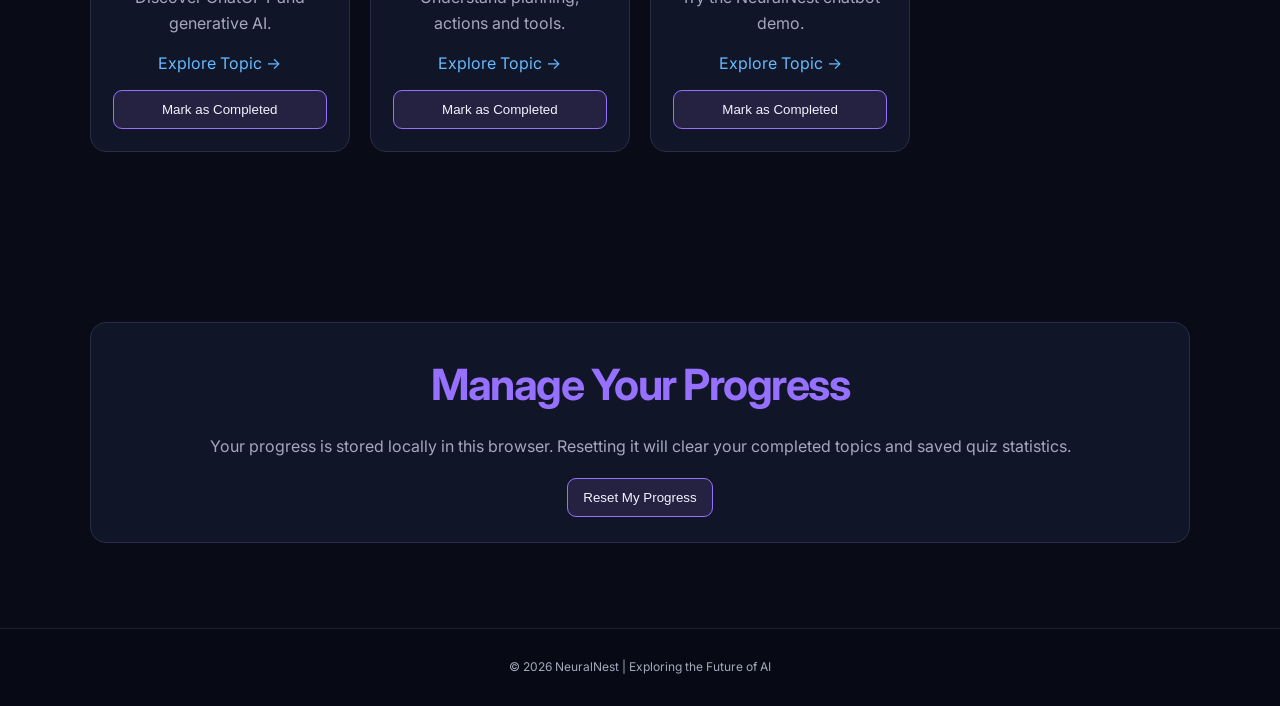
<file: dashboard.html>
<!DOCTYPE html>
<html lang="en">
<head>
    <meta charset="UTF-8">
    <meta name="viewport" content="width=device-width, initial-scale=1.0">

    <title>Learning Dashboard | NeuralNest</title>

    <link rel="stylesheet" href="style.css">
    <script src="js/dashboard.js" defer></script>
</head>

<body>

<header>
    <a class="logo" href="index.html">
        Neural<span>Nest.</span>
    </a>

    <nav>
        <a href="index.html">Home</a>
        <a href="topics.html">Topics</a>
        <a href="openai-hub.html">OpenAI</a>
        <a href="ai-agents.html">AI Agents</a>
        <a href="chatbot.html">NeuralBot</a>
        <a href="quiz.html">Quiz</a>
    </nav>
</header>

<main>

    <section class="hero">
        <p class="tag">YOUR LEARNING SPACE</p>
        <h1>My Learning <span>Dashboard</span></h1>
        <p>Track your learning journey and celebrate your progress.</p>
    </section>

    <section class="section">

        <div class="dashboard-stats">

            <div class="dashboard-stat">
                <h3 id="completed-count">0</h3>
                <p>Topics Completed</p>
            </div>

            <div class="dashboard-stat">
                <h3 id="progress-percent">0%</h3>
                <p>Overall Progress</p>
            </div>

            <div class="dashboard-stat">
                <h3 id="best-score">0/10</h3>
                <p>Best Quiz Score</p>
            </div>

        </div>

        <div class="progress-panel">
            <h2>Your Learning Progress</h2>

            <div class="progress-track">
                <div id="progress-fill"></div>
            </div>

            <p id="progress-message" aria-live="polite">
                Start exploring topics to build your progress!
            </p>
        </div>

    </section>


    <section class="section">

        <p class="tag">YOUR LEARNING CHECKLIST</p>
        <h2>Explore and Complete Topics</h2>

        <p>
            Open a topic, learn the basics and mark it as completed
            when you are ready.
        </p>

        <div id="topic-list" class="dashboard-grid">

            <!-- Topic cards are added by JavaScript -->

        </div>

    </section>


    <section class="section">

        <div class="dashboard-reset">
            <h2>Manage Your Progress</h2>

            <p>
                Your progress is stored locally in this browser.
                Resetting it will clear your completed topics and
                saved quiz statistics.
            </p>

            <button type="button" id="reset-progress">
                Reset My Progress
            </button>
        </div>

    </section>

</main>

<footer>
    <p>© 2026 NeuralNest | Exploring the Future of AI</p>
</footer>

</body>
</html>
</file>
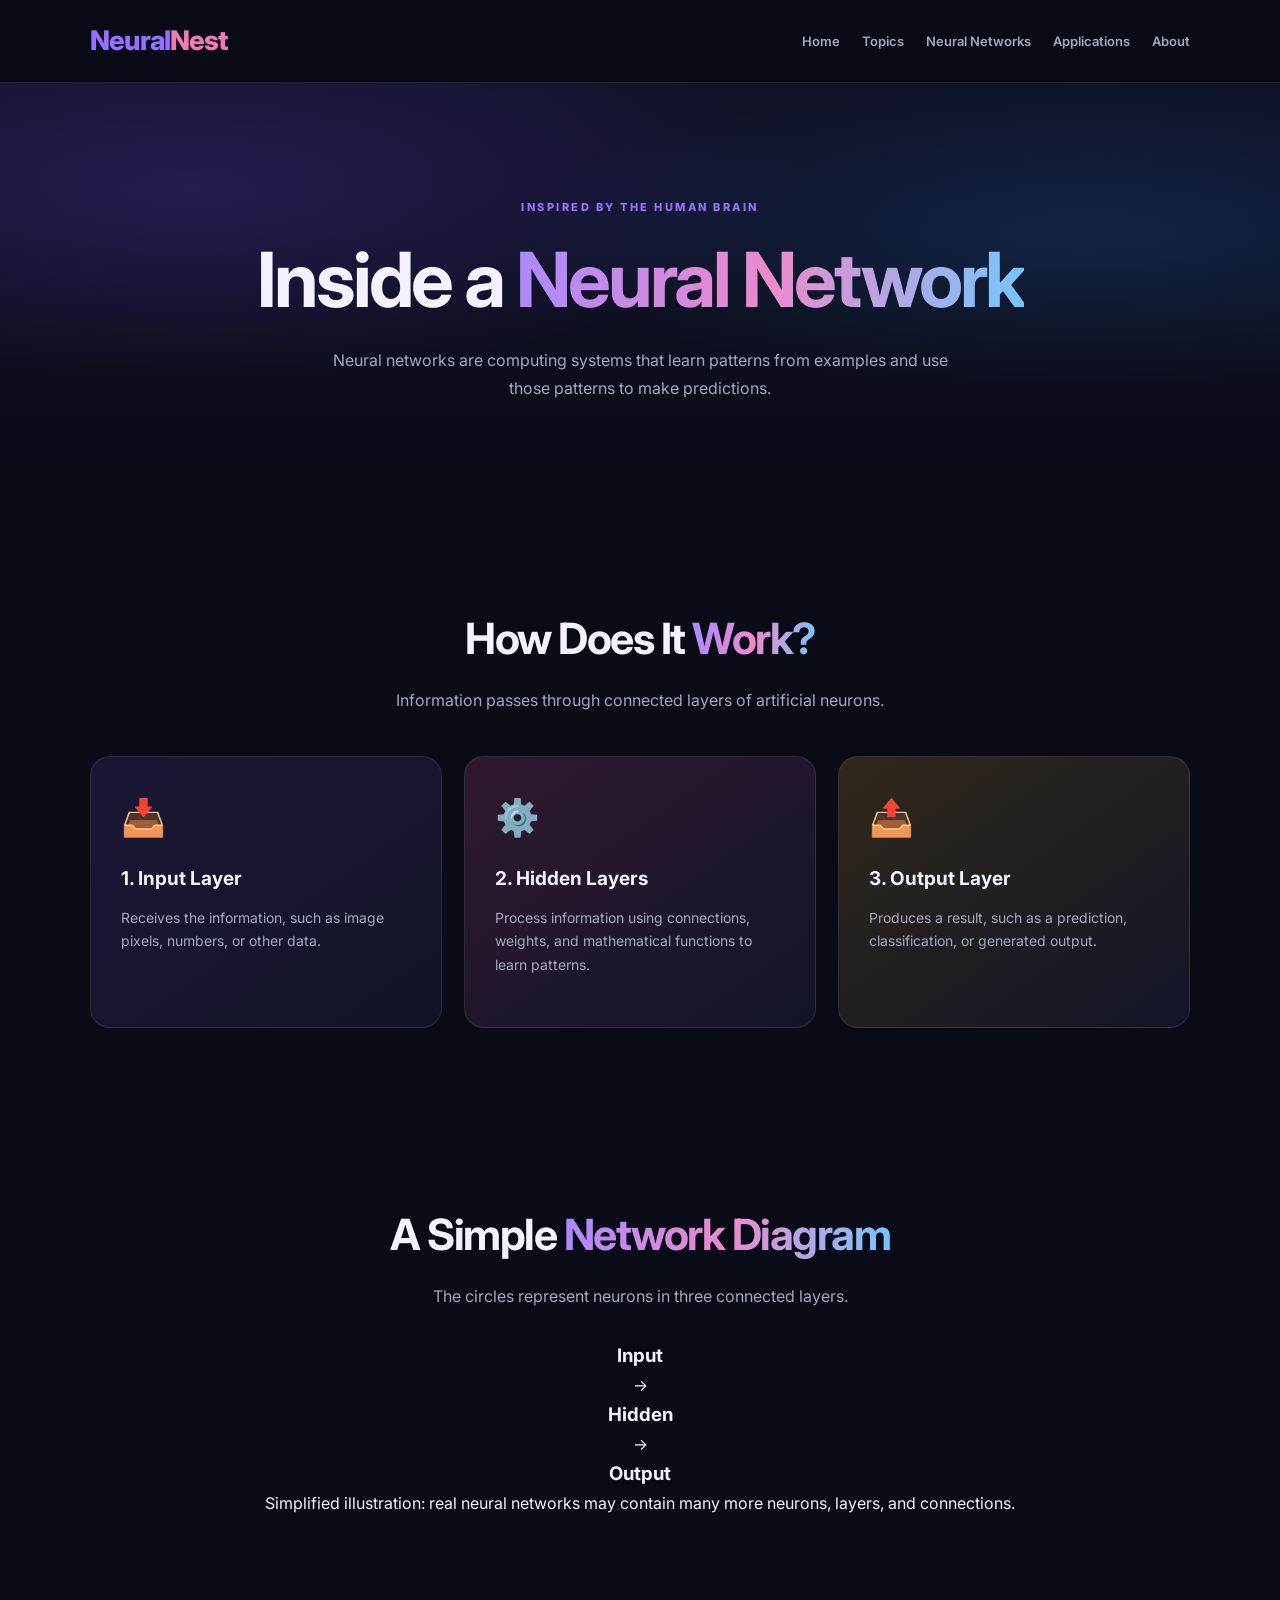
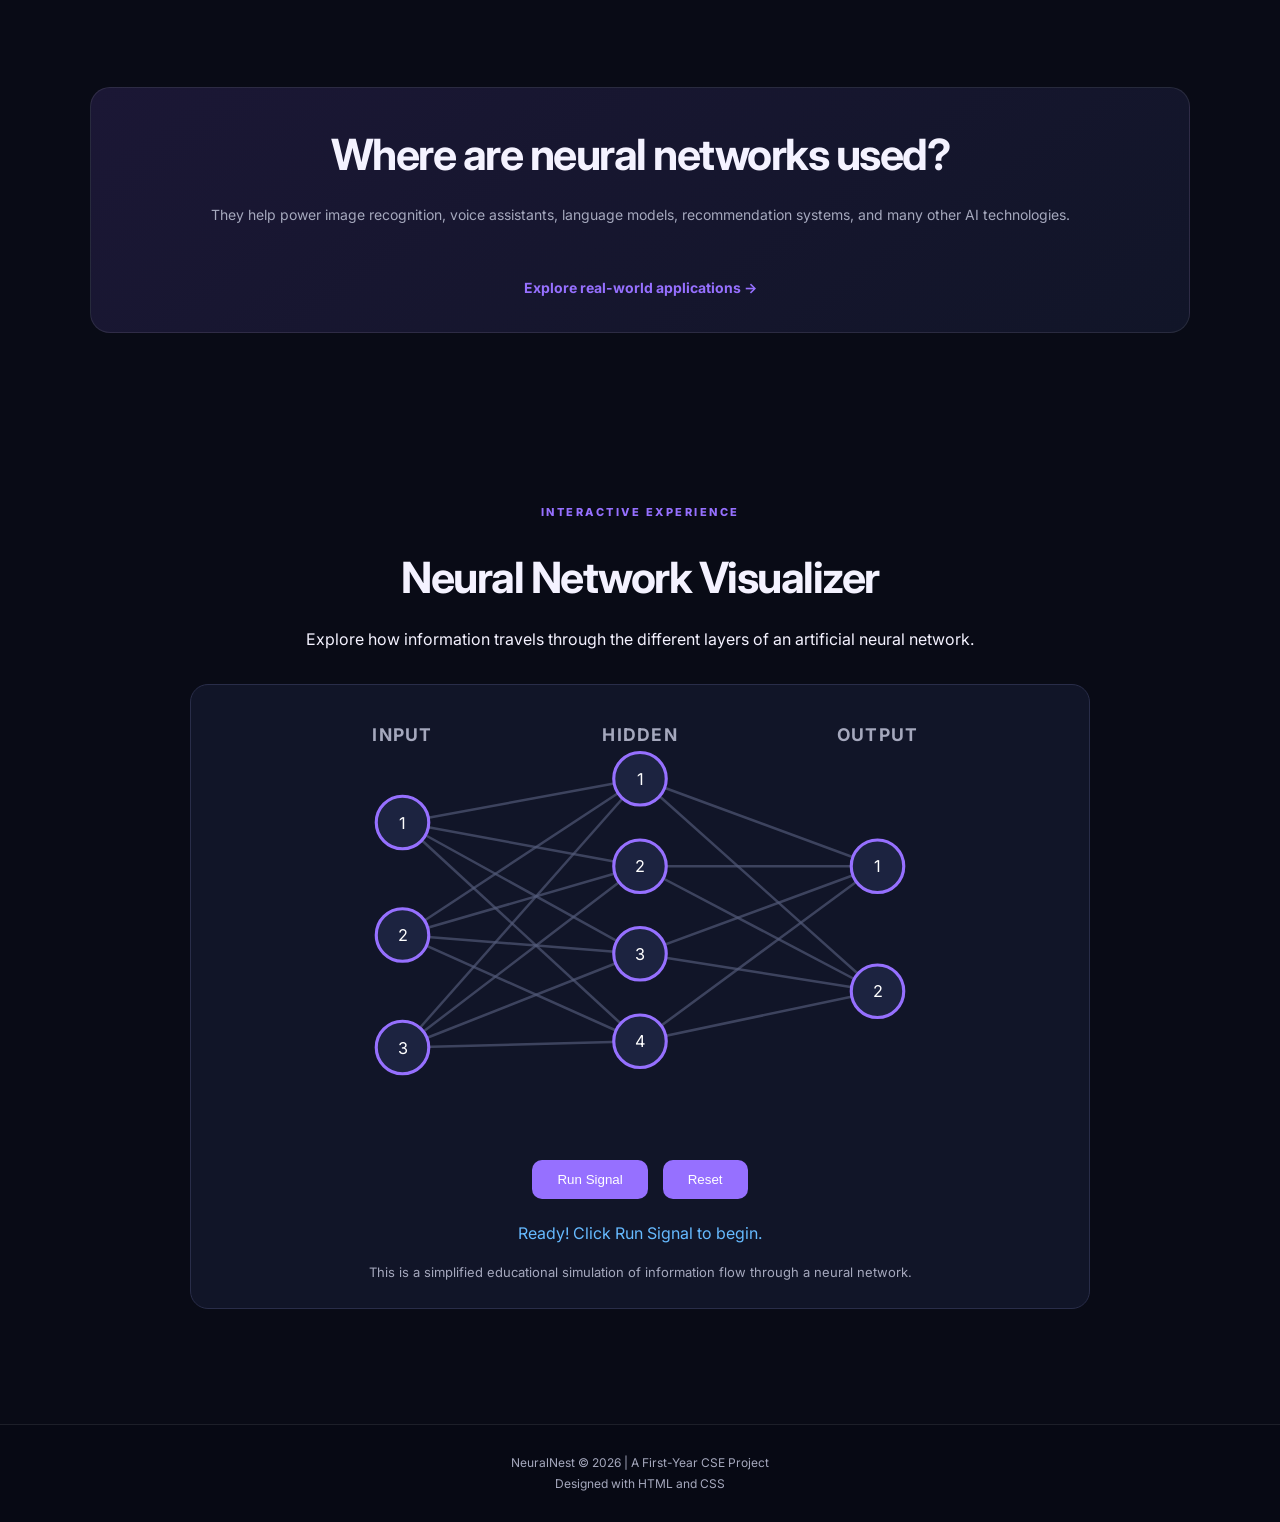
<file: neural-networks.html>
<!DOCTYPE html>
<html lang="en">
<head>
    <meta charset="UTF-8">
    <meta name="viewport" content="width=device-width, initial-scale=1.0">
    <title>Neural Networks | NeuralNest</title>
    <link rel="stylesheet" href="style.css">
    <script src="js/network-visualizer.js" defer></script>
</head>
<body>

<header>
    <a class="logo" href="index.html">Neural<span>Nest</span></a>
    <nav>
        <a href="index.html">Home</a>
        <a href="topics.html">Topics</a>
        <a href="neural-networks.html">Neural Networks</a>
        <a href="applications.html">Applications</a>
        <a href="about.html">About</a>
    </nav>
</header>

<main>
    <section class="hero">
        <p class="tag">INSPIRED BY THE HUMAN BRAIN</p>
        <h1>Inside a <span>Neural Network</span></h1>
        <p class="intro">
            Neural networks are computing systems that learn patterns
            from examples and use those patterns to make predictions.
        </p>
    </section>

    <section class="section">
        <h2>How Does It <span>Work?</span></h2>
        <p class="intro">
            Information passes through connected layers of artificial neurons.
        </p>

        <div class="cards">
            <article class="card purple">
                <div class="emoji">📥</div>
                <h3>1. Input Layer</h3>
                <p>Receives the information, such as image pixels, numbers, or other data.</p>
            </article>

            <article class="card pink">
                <div class="emoji">⚙️</div>
                <h3>2. Hidden Layers</h3>
                <p>Process information using connections, weights, and mathematical functions to learn patterns.</p>
            </article>

            <article class="card yellow">
                <div class="emoji">📤</div>
                <h3>3. Output Layer</h3>
                <p>Produces a result, such as a prediction, classification, or generated output.</p>
            </article>
        </div>
    </section>

    <section class="section">
        <h2>A Simple <span>Network Diagram</span></h2>
        <p class="intro">The circles represent neurons in three connected layers.</p>

        <div class="network">
            <div class="network-column">
                <h3>Input</h3>
                <span class="neuron"></span>
                <span class="neuron"></span>
                <span class="neuron"></span>
            </div>

            <div class="network-arrow">→</div>

            <div class="network-column">
                <h3>Hidden</h3>
                <span class="neuron neuron-pink"></span>
                <span class="neuron neuron-pink"></span>
                <span class="neuron neuron-pink"></span>
                <span class="neuron neuron-pink"></span>
            </div>

            <div class="network-arrow">→</div>

            <div class="network-column">
                <h3>Output</h3>
                <span class="neuron neuron-yellow"></span>
                <span class="neuron neuron-yellow"></span>
            </div>
        </div>
        <p class="diagram-note">
            Simplified illustration: real neural networks may contain
            many more neurons, layers, and connections.
        </p>
    </section>

    <section class="section">
        <div class="card purple">
            <h2>Where are neural networks used?</h2>
            <p>
                They help power image recognition, voice assistants,
                language models, recommendation systems, and many
                other AI technologies.
            </p>
            <br>
            <a href="applications.html">Explore real-world applications →</a>
        </div>
    </section>
    
<!-- NEURAL NETWORK VISUALIZER -->

<section class="section" id="network-visualizer">

    <p class="tag">INTERACTIVE EXPERIENCE</p>

    <h2>Neural Network Visualizer</h2>

    <p>
        Explore how information travels through the different
        layers of an artificial neural network.
    </p>

    <div class="network-lab">

        <div class="network-diagram-wrap">

            <svg
                id="network-diagram"
                viewBox="0 0 560 340"
                role="img"
                aria-label="A neural network showing input, hidden and output layers"
            >
                <g id="network-connections"></g>
                <g id="network-nodes"></g>
            </svg>

        </div>

        <div class="network-controls">

            <button type="button" id="run-network">
                Run Signal
            </button>

            <button type="button" id="reset-network">
                Reset
            </button>

        </div>

        <p id="network-status" aria-live="polite">
            Ready! Click Run Signal to begin.
        </p>

        <p class="network-note">
            This is a simplified educational simulation of
            information flow through a neural network.
        </p>

    </div>

</section>

</main>

<footer>
    <p>NeuralNest © 2026 | A First-Year CSE Project</p>
    <p>Designed with HTML and CSS</p>
</footer>

</body>
</html>
</file>
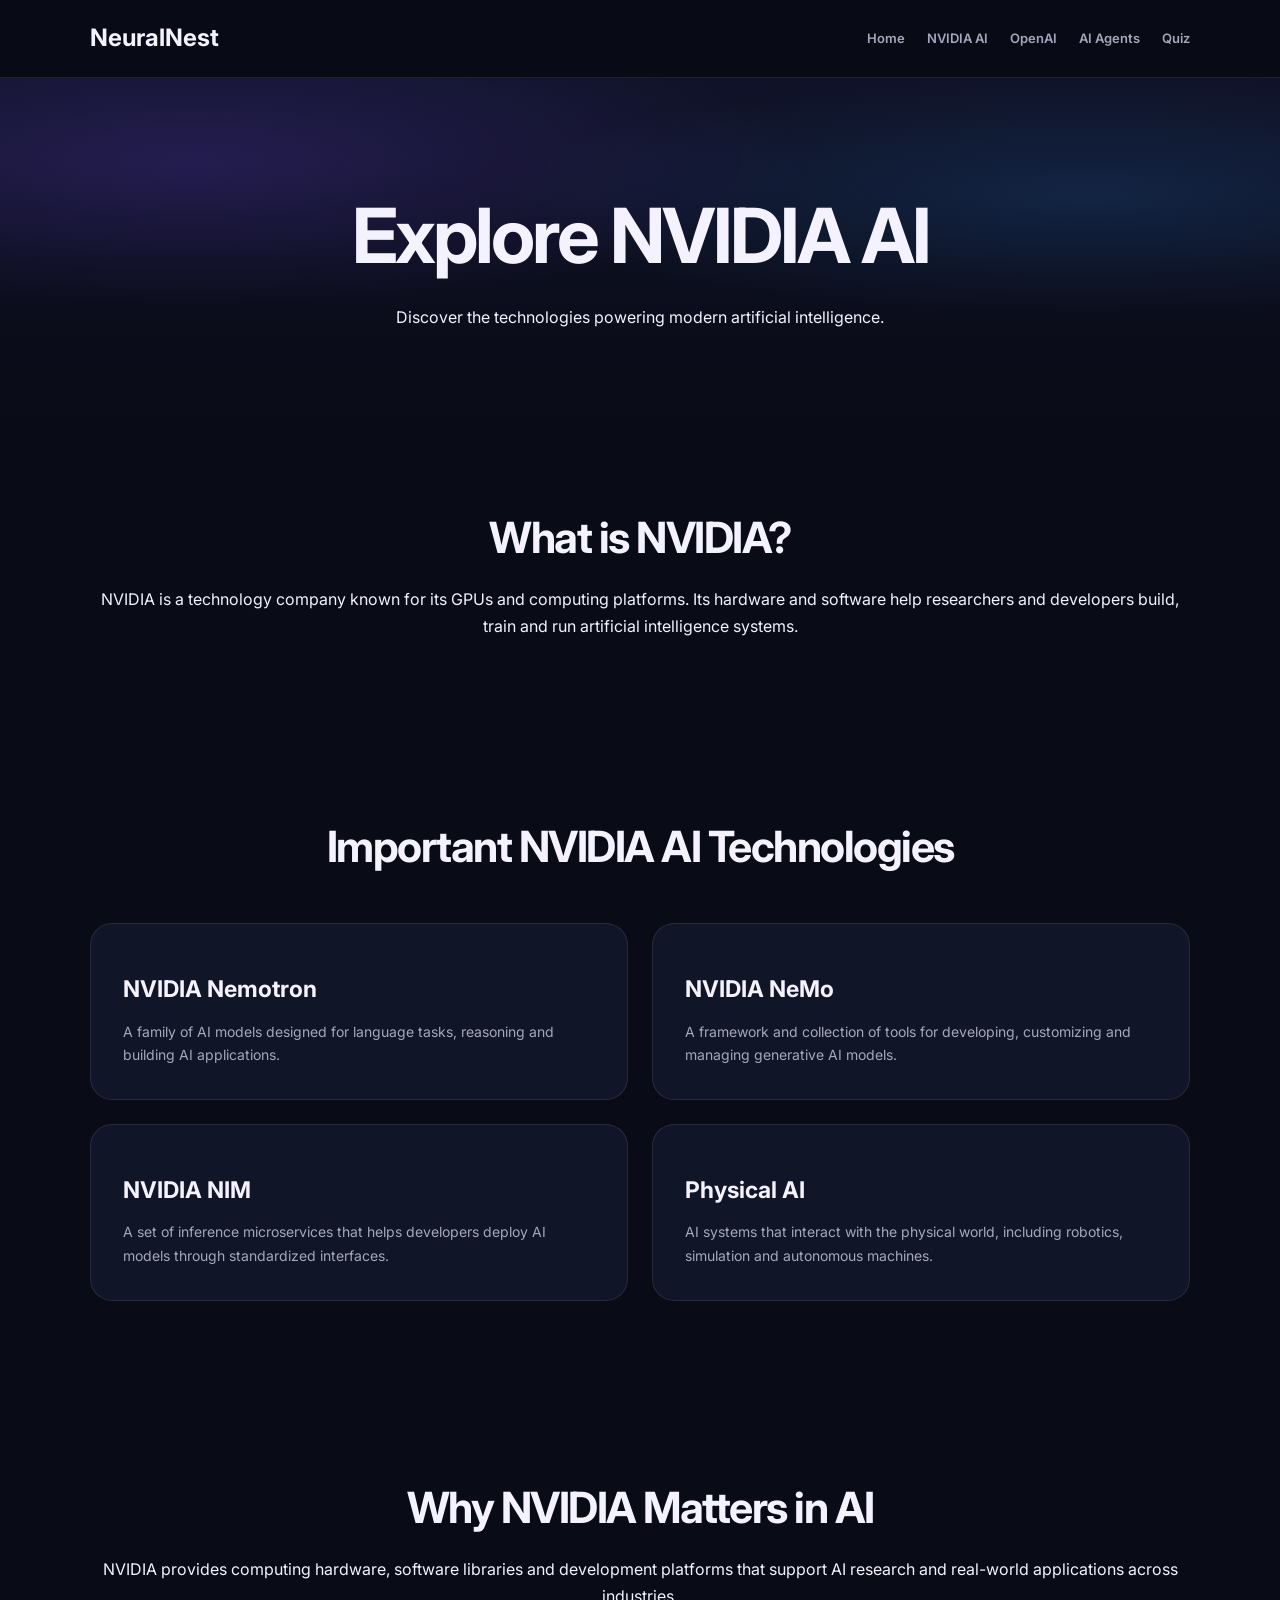
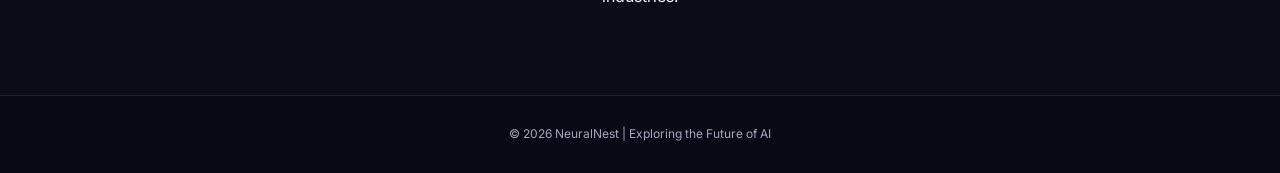
<file: nvidia-ai.html>
<!DOCTYPE html>
<html lang="en">
<head>
    <meta charset="UTF-8">
    <meta name="viewport" content="width=device-width, initial-scale=1.0">
    <title>NVIDIA AI Hub | NeuralNest</title>
    <link rel="stylesheet" href="style.css">
</head>
<body>

<header>
    <h2>NeuralNest</h2>
    <nav>
        <a href="index.html">Home</a>
        <a href="nvidia-ai.html">NVIDIA AI</a>
        <a href="openai-hub.html">OpenAI</a>
        <a href="ai-agents.html">AI Agents</a>
        <a href="quiz.html">Quiz</a>
    </nav>
</header>

<section class="hero">
    <h1>Explore NVIDIA AI</h1>
    <p>Discover the technologies powering modern artificial intelligence.</p>
</section>

<section class="section">
    <h2>What is NVIDIA?</h2>
    <p>
        NVIDIA is a technology company known for its GPUs and computing
        platforms. Its hardware and software help researchers and developers
        build, train and run artificial intelligence systems.
    </p>
</section>

<section class="section">
    <h2>Important NVIDIA AI Technologies</h2>

    <div class="feature-grid">

        <div class="feature-card">
            <h3>NVIDIA Nemotron</h3>
            <p>
                A family of AI models designed for language tasks,
                reasoning and building AI applications.
            </p>
        </div>

        <div class="feature-card">
            <h3>NVIDIA NeMo</h3>
            <p>
                A framework and collection of tools for developing,
                customizing and managing generative AI models.
            </p>
        </div>

        <div class="feature-card">
            <h3>NVIDIA NIM</h3>
            <p>
                A set of inference microservices that helps developers
                deploy AI models through standardized interfaces.
            </p>
        </div>

        <div class="feature-card">
            <h3>Physical AI</h3>
            <p>
                AI systems that interact with the physical world,
                including robotics, simulation and autonomous machines.
            </p>
        </div>

    </div>
</section>

<section class="section">
    <h2>Why NVIDIA Matters in AI</h2>
    <p>
        NVIDIA provides computing hardware, software libraries and
        development platforms that support AI research and real-world
        applications across industries.
    </p>
</section>

<footer>
    <p>© 2026 NeuralNest | Exploring the Future of AI</p>
</footer>

</body>
</html>
</file>
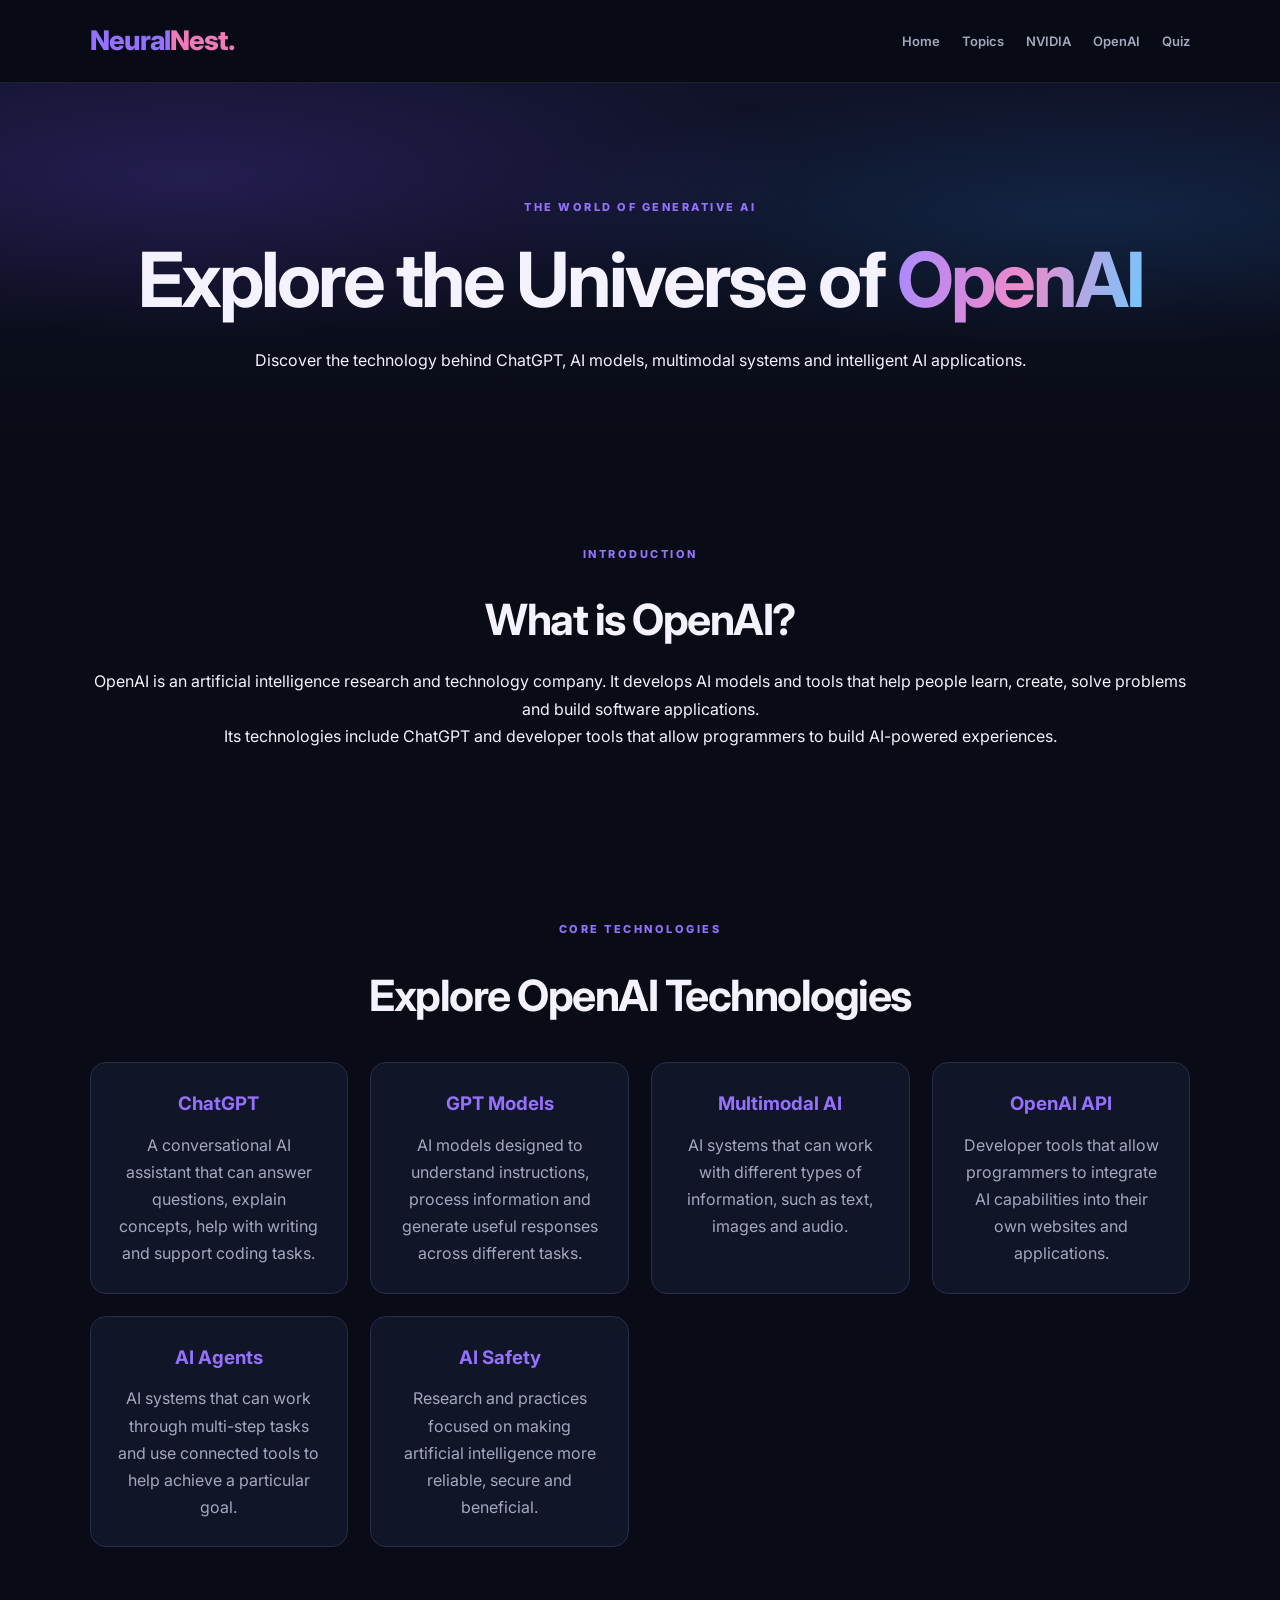
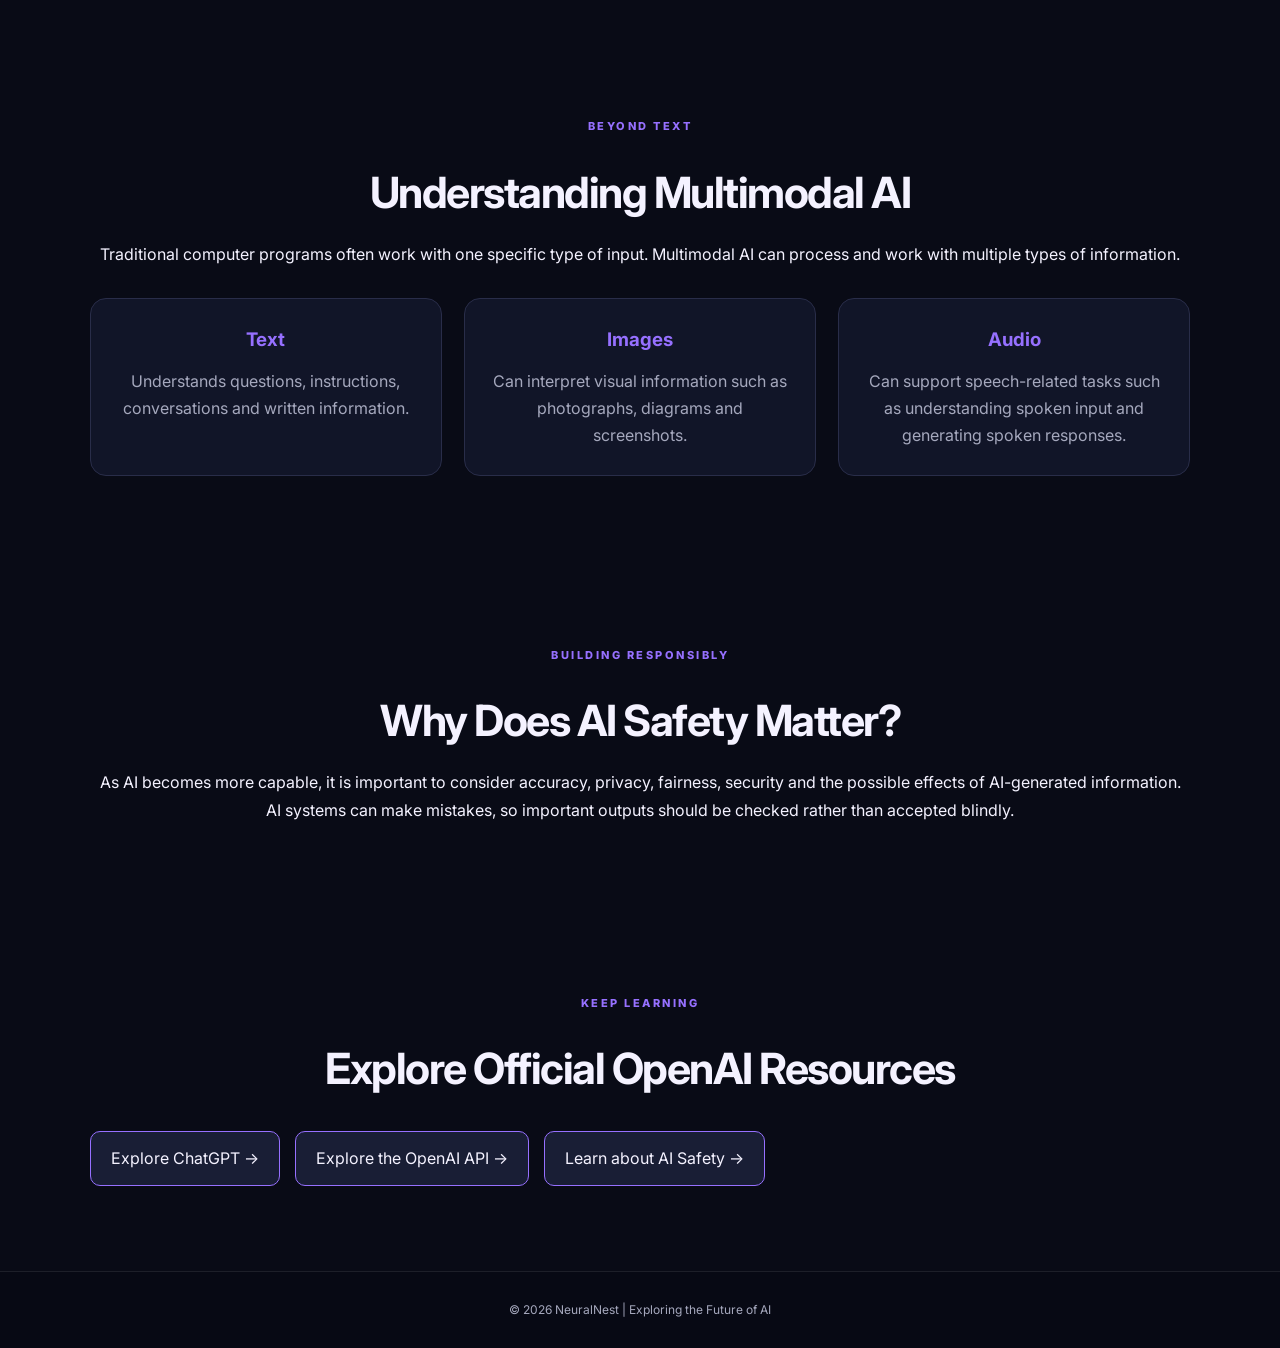
<file: openai-hub.html>
<!DOCTYPE html>
<html lang="en">
<head>
    <meta charset="UTF-8">
    <meta name="viewport" content="width=device-width, initial-scale=1.0">

    <title>OpenAI Hub | NeuralNest</title>

    <link rel="stylesheet" href="style.css">
</head>

<body>

<header>
    <a class="logo" href="index.html">
        Neural<span>Nest.</span>
    </a>

    <nav>
        <a href="index.html">Home</a>
        <a href="topics.html">Topics</a>
        <a href="nvidia-ai.html">NVIDIA</a>
        <a href="openai-hub.html">OpenAI</a>
        <a href="quiz.html">Quiz</a>
    </nav>
</header>

<main>

    <!-- HERO SECTION -->
    <section class="hero">
        <p class="tag">THE WORLD OF GENERATIVE AI</p>

        <h1>Explore the Universe of <span>OpenAI</span></h1>

        <p>
            Discover the technology behind ChatGPT, AI models,
            multimodal systems and intelligent AI applications.
        </p>
    </section>


    <!-- INTRODUCTION -->
    <section class="section">
        <p class="tag">INTRODUCTION</p>

        <h2>What is OpenAI?</h2>

        <p>
            OpenAI is an artificial intelligence research and
            technology company. It develops AI models and tools
            that help people learn, create, solve problems and
            build software applications.
        </p>

        <p>
            Its technologies include ChatGPT and developer tools
            that allow programmers to build AI-powered experiences.
        </p>
    </section>


    <!-- MAIN TECHNOLOGIES -->
    <section class="section">

        <p class="tag">CORE TECHNOLOGIES</p>

        <h2>Explore OpenAI Technologies</h2>

        <div class="openai-grid">

            <div class="openai-card">
                <h3>ChatGPT</h3>
                <p>
                    A conversational AI assistant that can answer
                    questions, explain concepts, help with writing
                    and support coding tasks.
                </p>
            </div>

            <div class="openai-card">
                <h3>GPT Models</h3>
                <p>
                    AI models designed to understand instructions,
                    process information and generate useful
                    responses across different tasks.
                </p>
            </div>

            <div class="openai-card">
                <h3>Multimodal AI</h3>
                <p>
                    AI systems that can work with different types
                    of information, such as text, images and audio.
                </p>
            </div>

            <div class="openai-card">
                <h3>OpenAI API</h3>
                <p>
                    Developer tools that allow programmers to
                    integrate AI capabilities into their own
                    websites and applications.
                </p>
            </div>

            <div class="openai-card">
                <h3>AI Agents</h3>
                <p>
                    AI systems that can work through multi-step
                    tasks and use connected tools to help achieve
                    a particular goal.
                </p>
            </div>

            <div class="openai-card">
                <h3>AI Safety</h3>
                <p>
                    Research and practices focused on making
                    artificial intelligence more reliable,
                    secure and beneficial.
                </p>
            </div>

        </div>
    </section>


    <!-- MULTIMODAL AI -->
    <section class="section">

        <p class="tag">BEYOND TEXT</p>

        <h2>Understanding Multimodal AI</h2>

        <p>
            Traditional computer programs often work with one
            specific type of input. Multimodal AI can process
            and work with multiple types of information.
        </p>

        <div class="openai-grid">

            <div class="openai-card">
                <h3>Text</h3>
                <p>
                    Understands questions, instructions,
                    conversations and written information.
                </p>
            </div>

            <div class="openai-card">
                <h3>Images</h3>
                <p>
                    Can interpret visual information such as
                    photographs, diagrams and screenshots.
                </p>
            </div>

            <div class="openai-card">
                <h3>Audio</h3>
                <p>
                    Can support speech-related tasks such as
                    understanding spoken input and generating
                    spoken responses.
                </p>
            </div>

        </div>
    </section>


    <!-- RESPONSIBLE AI -->
    <section class="section">

        <p class="tag">BUILDING RESPONSIBLY</p>

        <h2>Why Does AI Safety Matter?</h2>

        <p>
            As AI becomes more capable, it is important to consider
            accuracy, privacy, fairness, security and the possible
            effects of AI-generated information.
        </p>

        <p>
            AI systems can make mistakes, so important outputs
            should be checked rather than accepted blindly.
        </p>

    </section>


    <!-- OFFICIAL RESOURCES -->
    <section class="section">

        <p class="tag">KEEP LEARNING</p>

        <h2>Explore Official OpenAI Resources</h2>

        <div class="openai-resources">

            <a href="https://chatgpt.com/overview/" target="_blank"
               rel="noopener noreferrer">
                Explore ChatGPT →
            </a>

            <a href="https://openai.com/api/" target="_blank"
               rel="noopener noreferrer">
                Explore the OpenAI API →
            </a>

            <a href="https://openai.com/safety/how-we-think-about-safety-alignment/"
               target="_blank" rel="noopener noreferrer">
                Learn about AI Safety →
            </a>

        </div>

    </section>

</main>


<footer>
    <p>© 2026 NeuralNest | Exploring the Future of AI</p>
</footer>

</body>
</html>
</file>
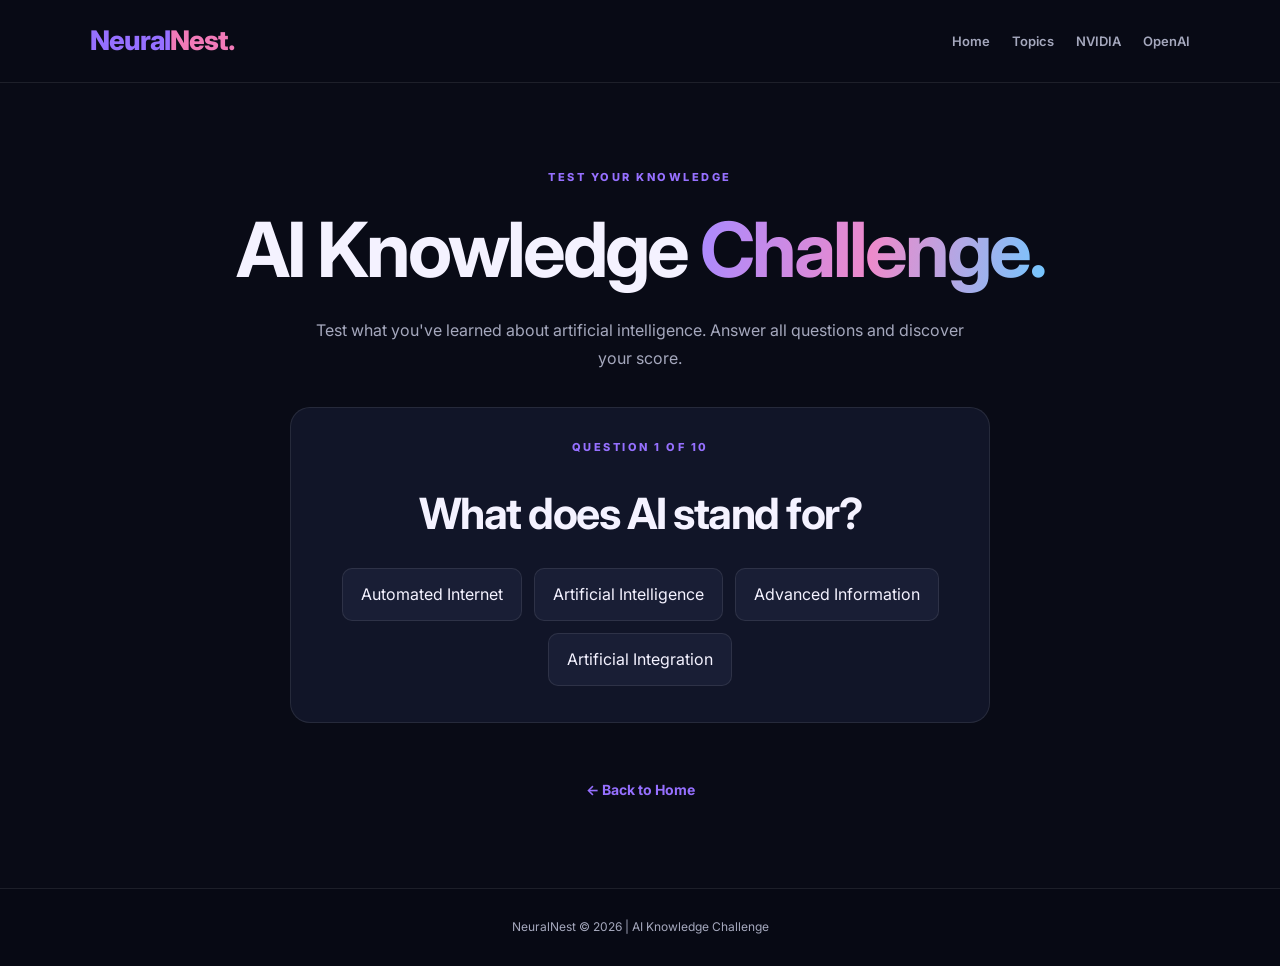
<file: quiz.html>
<!DOCTYPE html>
<html lang="en">
<head>
    <meta charset="UTF-8">
    <meta name="viewport" content="width=device-width, initial-scale=1.0">

    <title>AI Knowledge Quiz | NeuralNest</title>

    <link rel="stylesheet" href="style.css">
    <script src="js/quiz.js" defer></script>
</head>

<body>

    <header>
        <a class="logo" href="index.html">Neural<span>Nest.</span></a>

        <nav>
            <a href="index.html">Home</a>
            <a href="topics.html">Topics</a>
            <a href="nvidia-ai.html">NVIDIA</a>
            <a href="openai-hub.html">OpenAI</a>
        </nav>
    </header>

    <main>
        <section class="section">

            <p class="tag">TEST YOUR KNOWLEDGE</p>

            <h1>AI Knowledge <span>Challenge.</span></h1>

            <p class="intro">
                Test what you've learned about artificial intelligence.
                Answer all questions and discover your score.
            </p>

            <div class="quiz-box">

                <p id="question-count" class="tag">QUESTION 1 OF 10</p>

                <h2 id="question">Loading question...</h2>

                <div id="answers"></div>

                <p id="feedback" aria-live="polite"></p>

                <button id="next-button" type="button" hidden>
                    Next Question →
                </button>

                <div id="result" hidden>
                    <h2>Your Results 🎉</h2>
                    <p id="score"></p>
                    <p id="message"></p>
                    <button id="restart-button" type="button">
                        Try Again ↻
                    </button>
                </div>

            </div>

            <a class="feature-link" href="index.html">← Back to Home</a>

        </section>
    </main>

    <footer>
        <p>NeuralNest © 2026 | AI Knowledge Challenge</p>
    </footer>

</body>
</html>
</file>
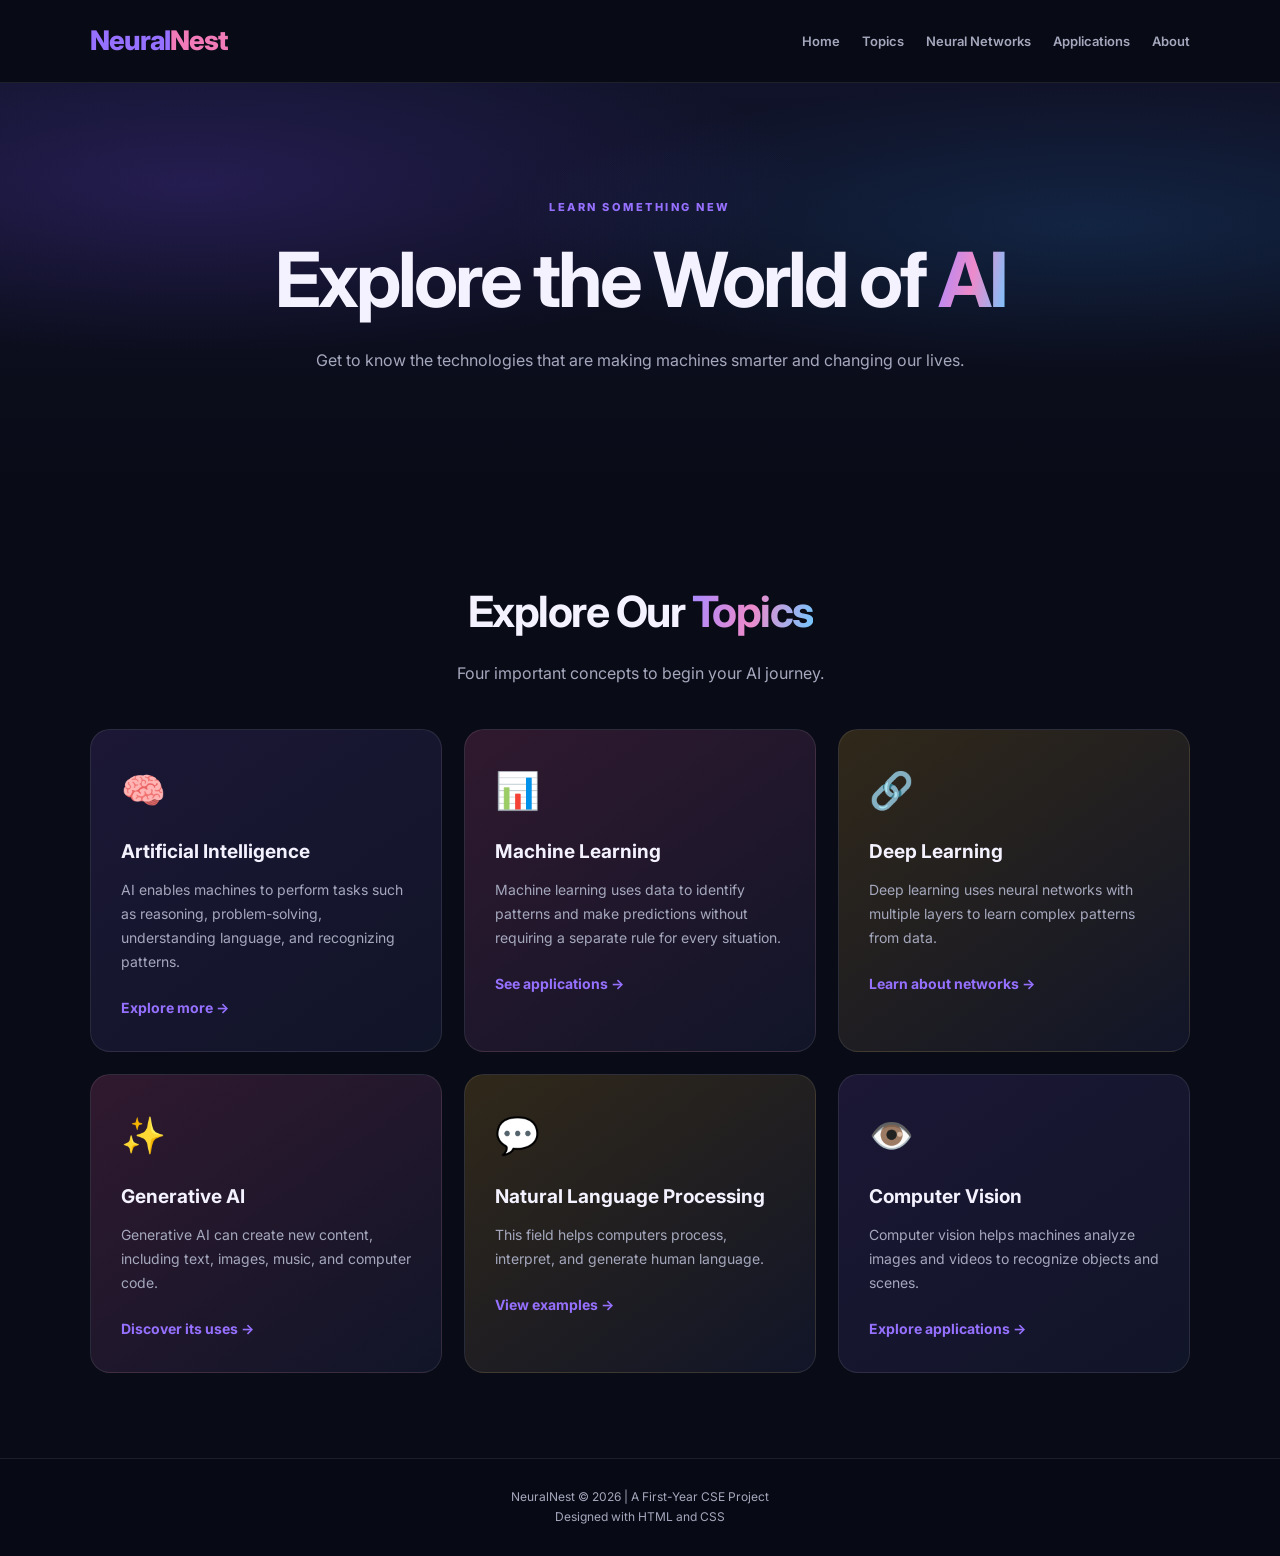
<file: topics.html>
<!DOCTYPE html>
<html lang="en">
<head>
    <meta charset="UTF-8">
    <meta name="viewport" content="width=device-width, initial-scale=1.0">
    <title>Explore AI Topics | NeuralNest</title>
    <link rel="stylesheet" href="style.css">
</head>
<body>

<header>
    <a class="logo" href="index.html">Neural<span>Nest</span></a>
    <nav>
        <a href="index.html">Home</a>
        <a href="topics.html">Topics</a>
        <a href="neural-networks.html">Neural Networks</a>
        <a href="applications.html">Applications</a>
        <a href="about.html">About</a>
    </nav>
</header>

<main>
    <section class="hero">
        <p class="tag">LEARN SOMETHING NEW</p>
        <h1>Explore the World of <span>AI</span></h1>
        <p class="intro">Get to know the technologies that are making machines smarter and changing our lives.</p>
    </section>

    <section class="section">
        <h2>Explore Our <span>Topics</span></h2>
        <p class="intro">Four important concepts to begin your AI journey.</p>

        <div class="cards">
            <article class="card purple">
                <div class="emoji">🧠</div>
                <h3>Artificial Intelligence</h3>
                <p>AI enables machines to perform tasks such as reasoning, problem-solving, understanding language, and recognizing patterns.</p>
                <a href="neural-networks.html">Explore more →</a>
            </article>

            <article class="card pink">
                <div class="emoji">📊</div>
                <h3>Machine Learning</h3>
                <p>Machine learning uses data to identify patterns and make predictions without requiring a separate rule for every situation.</p>
                <a href="applications.html">See applications →</a>
            </article>

            <article class="card yellow">
                <div class="emoji">🔗</div>
                <h3>Deep Learning</h3>
                <p>Deep learning uses neural networks with multiple layers to learn complex patterns from data.</p>
                <a href="neural-networks.html">Learn about networks →</a>
            </article>

            <article class="card pink">
                <div class="emoji">✨</div>
                <h3>Generative AI</h3>
                <p>Generative AI can create new content, including text, images, music, and computer code.</p>
                <a href="applications.html">Discover its uses →</a>
            </article>

            <article class="card yellow">
                <div class="emoji">💬</div>
                <h3>Natural Language Processing</h3>
                <p>This field helps computers process, interpret, and generate human language.</p>
                <a href="applications.html">View examples →</a>
            </article>

            <article class="card purple">
                <div class="emoji">👁️</div>
                <h3>Computer Vision</h3>
                <p>Computer vision helps machines analyze images and videos to recognize objects and scenes.</p>
                <a href="applications.html">Explore applications →</a>
            </article>
        </div>
    </section>
</main>

<footer>
    <p>NeuralNest © 2026 | A First-Year CSE Project</p>
    <p>Designed with HTML and CSS</p>
</footer>

</body>
</html>
</file>
<file: style.css>
@import url('https://fonts.googleapis.com/css2?family=Inter:wght@400;500;600;700;800&display=swap');

:root {
    --bg: #090b16;
    --surface: #111528;
    --surface-light: #191e35;
    --purple: #9670ff;
    --pink: #f17ab8;
    --blue: #66baff;
    --text: #f4f2ff;
    --muted: #a5a8bd;
    --border: rgba(255,255,255,0.09);
}

* {
    margin: 0;
    padding: 0;
    box-sizing: border-box;
}

html {
    scroll-behavior: smooth;
}

body {
    font-family: 'Inter', Arial, sans-serif;
    background: var(--bg);
    color: var(--text);
    line-height: 1.7;
    overflow-x: hidden;
}

header {
    position: sticky;
    top: 0;
    z-index: 100;
    display: flex;
    justify-content: space-between;
    align-items: center;
    padding: 18px 7%;
    background: rgba(9,11,22,0.88);
    backdrop-filter: blur(18px);
    border-bottom: 1px solid var(--border);
    gap: 20px;
    flex-wrap: wrap;
}

.logo {
    font-size: 27px;
    font-weight: 800;
    color: var(--purple);
    text-decoration: none;
    letter-spacing: -1px;
}

.logo span {
    color: var(--pink);
}

nav {
    display: flex;
    align-items: center;
    gap: 22px;
    flex-wrap: wrap;
}

nav a {
    text-decoration: none;
    color: var(--muted);
    font-size: 13px;
    font-weight: 600;
    transition: color 0.2s;
}

nav a:hover {
    color: var(--purple);
}

.hero {
    position: relative;
    text-align: center;
    padding: 115px 7% 85px;
    overflow: hidden;
    background:
        radial-gradient(ellipse at 15% 25%, rgba(124,76,255,0.20), transparent 40%),
        radial-gradient(ellipse at 85% 35%, rgba(45,151,255,0.15), transparent 38%),
        linear-gradient(180deg, #101329, var(--bg));
}

.tag {
    color: var(--purple);
    font-size: 11px;
    font-weight: 800;
    letter-spacing: 2.5px;
    margin-bottom: 20px;
}

h1 {
    font-size: clamp(38px, 6.5vw, 76px);
    line-height: 1.13;
    letter-spacing: -3px;
    margin-bottom: 25px;
}

h1 span,
.section h2 span {
    background: linear-gradient(100deg, #a98aff, #ed8acb, #73c7ff);
    background-clip: text;
    -webkit-background-clip: text;
    color: transparent;
}

.intro {
    max-width: 650px;
    margin: 0 auto 30px;
    color: var(--muted);
    font-size: 16px;
}

.buttons {
    display: flex;
    justify-content: center;
    gap: 14px;
    flex-wrap: wrap;
}

.button {
    display: inline-block;
    text-decoration: none;
    padding: 14px 24px;
    border-radius: 12px;
    font-weight: 700;
    font-size: 14px;
    transition: transform 0.25s, box-shadow 0.25s;
}

.button:hover {
    transform: translateY(-4px);
}

.primary {
    color: white;
    background: linear-gradient(120deg, #7849ed, #a15ee9);
    box-shadow: 0 8px 30px rgba(137,85,239,0.3);
}

.primary:hover {
    box-shadow: 0 12px 35px rgba(137,85,239,0.45);
}

.secondary {
    color: var(--text);
    background: rgba(255,255,255,0.04);
    border: 1px solid var(--border);
}

.stats {
    display: flex;
    justify-content: center;
    gap: 75px;
    margin-top: 70px;
    flex-wrap: wrap;
}

.stats h2 {
    font-size: 30px;
    color: var(--purple);
}

.stats p {
    color: var(--muted);
    font-size: 13px;
}

.section {
    padding: 85px 7%;
    text-align: center;
}

.section h2 {
    font-size: clamp(28px, 4vw, 43px);
    margin-bottom: 12px;
    letter-spacing: -1.5px;
}

.cards {
    display: grid;
    grid-template-columns: repeat(3, minmax(0, 1fr));
    gap: 22px;
    margin-top: 42px;
    text-align: left;
}

.card {
    padding: 30px;
    border-radius: 20px;
    background: var(--surface);
    border: 1px solid var(--border);
    transition: transform 0.25s, border-color 0.25s, box-shadow 0.25s;
}

.card:hover {
    transform: translateY(-7px);
    border-color: rgba(150,112,255,0.5);
    box-shadow: 0 15px 40px rgba(0,0,0,0.25);
}

.purple {
    background: linear-gradient(145deg, #1b1735, #111528);
}

.pink {
    background: linear-gradient(145deg, #30192f, #111528);
}

.yellow {
    background: linear-gradient(145deg, #302819, #111528);
}

.emoji {
    font-size: 36px;
    margin-bottom: 15px;
}

.card h3 {
    font-size: 19px;
    margin-bottom: 10px;
}

.card p {
    color: var(--muted);
    font-size: 14px;
    margin-bottom: 20px;
}

.card a {
    color: var(--purple);
    font-weight: 700;
    font-size: 14px;
    text-decoration: none;
}

.card a:hover {
    color: var(--pink);
}

footer {
    padding: 28px 7%;
    background: #070914;
    border-top: 1px solid var(--border);
    color: var(--muted);
    text-align: center;
    font-size: 12px;
}

/* New AI technology sections */

.feature-grid {
    display: grid;
    grid-template-columns: repeat(2, minmax(0, 1fr));
    gap: 24px;
    margin-top: 40px;
    text-align: left;
}

.feature-card {
    padding: 32px;
    border-radius: 22px;
    background: var(--surface);
    border: 1px solid var(--border);
    transition: 0.25s;
}

.feature-card:hover {
    transform: translateY(-6px);
    border-color: var(--purple);
}

.feature-card h3 {
    font-size: 23px;
    margin: 14px 0 10px;
}

.feature-card p {
    color: var(--muted);
    font-size: 14px;
}

.nvidia-card {
    background: linear-gradient(140deg, #172b20, #111528 75%);
}

.openai-card {
    background: linear-gradient(140deg, #1d2140, #111528 75%);
}

.feature-icon {
    font-size: 35px;
}

.feature-link {
    display: inline-block;
    margin-top: 20px;
    color: var(--purple);
    text-decoration: none;
    font-weight: 700;
    font-size: 14px;
}

/* Interactive learning elements */

.quiz-box {
    max-width: 700px;
    margin: 35px auto;
    padding: 30px;
    background: var(--surface);
    border: 1px solid var(--border);
    border-radius: 20px;
}

.quiz-box button {
    cursor: pointer;
    border: 1px solid var(--border);
    background: var(--surface-light);
    color: var(--text);
    padding: 12px 18px;
    border-radius: 10px;
    margin: 6px;
    font: inherit;
}

.quiz-box button:hover {
    border-color: var(--purple);
}

@media (max-width: 800px) {
    header {
        justify-content: center;
    }

    nav {
        justify-content: center;
    }

    .cards {
        grid-template-columns: 1fr;
    }

    .feature-grid {
        grid-template-columns: 1fr;
    }

    .hero {
        padding-top: 75px;
    }

    .stats {
        gap: 30px;
    }
}

@media (max-width: 450px) {
    nav {
        gap: 12px;
    }

    nav a {
        font-size: 11px;
    }

    .hero {
        padding-left: 5%;
        padding-right: 5%;
    }

    .section {
        padding: 60px 5%;
    }

    .stats {
        gap: 22px;
    }

    h1 {
        letter-spacing: -1.5px;
    }
}


/* OPENAI HUB PAGE */

.openai-grid {
    display: grid;
    grid-template-columns: repeat(auto-fit, minmax(220px, 1fr));
    gap: 22px;
    margin-top: 30px;
}

.openai-card {
    background: #111528;
    border: 1px solid #292d49;
    border-radius: 16px;
    padding: 25px;
    transition: transform 0.3s ease, border-color 0.3s ease;
}

.openai-card:hover {
    transform: translateY(-6px);
    border-color: #9670ff;
}

.openai-card h3 {
    color: #9670ff;
    margin-bottom: 12px;
}

.openai-card p {
    color: #a5a8bd;
    line-height: 1.7;
}

.openai-resources {
    display: flex;
    flex-wrap: wrap;
    gap: 15px;
    margin-top: 25px;
}

.openai-resources a {
    display: inline-block;
    padding: 13px 20px;
    background: #191e35;
    color: #f4f2ff;
    border: 1px solid #9670ff;
    border-radius: 10px;
    text-decoration: none;
    transition: 0.3s ease;
}

.openai-resources a:hover {
    background: #9670ff;
    color: white;
}

@media (max-width: 600px) {
    .openai-grid {
        grid-template-columns: 1fr;
    }

    .openai-resources {
        flex-direction: column;
    }
}


/* AI AGENTS PAGE */

.agent-grid {
    display: grid;
    grid-template-columns: repeat(auto-fit, minmax(220px, 1fr));
    gap: 22px;
    margin-top: 30px;
}

.agent-card {
    background: #111528;
    border: 1px solid #292d49;
    border-radius: 16px;
    padding: 25px;
    transition: 0.3s ease;
}

.agent-card:hover {
    transform: translateY(-6px);
    border-color: #9670ff;
}

.agent-card h3 {
    color: #9670ff;
    margin-bottom: 12px;
}

.agent-card p {
    color: #a5a8bd;
    line-height: 1.7;
    margin-bottom: 10px;
}

.agent-number {
    color: #f17ab8;
    font-size: 28px;
    font-weight: bold;
    margin-bottom: 15px;
}

.agent-demo {
    max-width: 750px;
    margin: 30px auto;
    padding: 30px;
    background: #111528;
    border: 1px solid #9670ff;
    border-radius: 18px;
}

.agent-demo h3 {
    color: #9670ff;
    margin-bottom: 15px;
}

.agent-demo p {
    color: #a5a8bd;
    line-height: 1.7;
}

#run-agent {
    padding: 13px 22px;
    margin-top: 20px;
    border: none;
    border-radius: 10px;
    background: #9670ff;
    color: white;
    cursor: pointer;
}

#run-agent:hover {
    background: #7954df;
}

#run-agent:disabled {
    opacity: 0.6;
    cursor: not-allowed;
}

.agent-workflow-list {
    margin-top: 25px;
    padding-left: 25px;
}

.agent-workflow-list li {
    padding: 12px;
    margin-bottom: 10px;
    color: #a5a8bd;
    background: #191e35;
    border-radius: 8px;
}

.agent-workflow-list li.completed {
    color: #ffffff;
    border-left: 4px solid #9670ff;
    background: #252141;
}

#agent-message {
    margin-top: 18px;
    color: #66baff;
}

@media (max-width: 600px) {
    .agent-grid {
        grid-template-columns: 1fr;
    }

    .agent-demo {
        padding: 20px;
    }
}

/* NEURAL NETWORK VISUALIZER */

.network-lab {
    max-width: 900px;
    margin: 30px auto;
    padding: 25px;
    background: #111528;
    border: 1px solid #292d49;
    border-radius: 18px;
    text-align: center;
}

.network-diagram-wrap {
    width: 100%;
    overflow-x: auto;
}

#network-diagram {
    display: block;
    width: 100%;
    min-width: 400px;
    max-width: 700px;
    margin: auto;
}

.network-connection {
    stroke: #555d7c;
    stroke-width: 2;
    opacity: 0.65;
    transition: stroke 0.4s ease, opacity 0.4s ease;
}

.network-connection.active {
    stroke: #f17ab8;
    stroke-width: 3.5;
    opacity: 1;
    filter: drop-shadow(0 0 4px #f17ab8);
}

.network-node circle {
    fill: #1c2340;
    stroke: #9670ff;
    stroke-width: 2.5;
    transition: fill 0.4s ease, stroke 0.4s ease;
}

.network-node text {
    fill: white;
    text-anchor: middle;
    dominant-baseline: central;
    font-size: 13px;
    pointer-events: none;
}

.network-node.active circle {
    fill: #9670ff;
    stroke: #f17ab8;
    filter: drop-shadow(0 0 6px #9670ff);
}

.network-layer-label {
    fill: #a5a8bd;
    text-anchor: middle;
    font-size: 14px;
    font-weight: bold;
    letter-spacing: 1px;
}

.network-controls {
    display: flex;
    justify-content: center;
    flex-wrap: wrap;
    gap: 15px;
    margin-top: 25px;
}

.network-controls button {
    padding: 12px 25px;
    border: none;
    border-radius: 10px;
    background: #9670ff;
    color: white;
    cursor: pointer;
    transition: 0.3s ease;
}

.network-controls button:hover {
    background: #7954df;
}

.network-controls button:disabled {
    opacity: 0.5;
    cursor: not-allowed;
}

#network-status {
    color: #66baff;
    margin-top: 22px;
    line-height: 1.6;
}

.network-note {
    color: #a5a8bd;
    font-size: 13px;
    margin-top: 15px;
}

@media (max-width: 600px) {
    .network-lab {
        padding: 15px;
    }
}

/* NEURALNEST CHATBOT */

.chat-shell {
    max-width: 850px;
    margin: 30px auto;
    padding: 25px;
    background: #111528;
    border: 1px solid #292d49;
    border-radius: 18px;
}

.chat-heading {
    display: flex;
    justify-content: space-between;
    align-items: center;
    gap: 15px;
    padding-bottom: 20px;
    border-bottom: 1px solid #292d49;
}

.chat-heading h2 {
    color: #9670ff;
    margin-bottom: 6px;
}

.chat-heading p,
.chat-disclaimer {
    color: #a5a8bd;
    font-size: 13px;
}

.bot-status {
    color: #7ee0a1;
    font-size: 13px;
}

.chat-messages {
    height: 350px;
    overflow-y: auto;
    padding: 20px 5px;
    display: flex;
    flex-direction: column;
    gap: 15px;
}

.chat-message {
    max-width: 80%;
    padding: 14px 17px;
    border-radius: 13px;
    line-height: 1.6;
    overflow-wrap: anywhere;
}

.chat-message strong {
    display: block;
    margin-bottom: 5px;
    font-size: 13px;
}

.chat-message p {
    margin: 0;
    color: #f4f2ff;
}

.bot-message {
    align-self: flex-start;
    background: #202641;
    border: 1px solid #343b5e;
}

.user-message {
    align-self: flex-end;
    background: #49377c;
    border: 1px solid #9670ff;
}

.quick-prompts {
    padding: 15px 0;
    border-top: 1px solid #292d49;
}

.quick-prompts p {
    color: #a5a8bd;
    font-size: 13px;
    margin-bottom: 10px;
}

.prompt-button {
    padding: 9px 13px;
    margin: 4px;
    border: 1px solid #9670ff;
    border-radius: 20px;
    background: #191e35;
    color: #f4f2ff;
    cursor: pointer;
}

.prompt-button:hover {
    background: #49377c;
}

.chat-input-area {
    display: flex;
    gap: 10px;
    margin-top: 10px;
}

.chat-input-area input {
    flex: 1;
    min-width: 0;
    padding: 14px;
    border: 1px solid #393e5b;
    border-radius: 10px;
    outline: none;
    background: #191e35;
    color: white;
}

.chat-input-area input:focus {
    border-color: #9670ff;
}

.chat-input-area button {
    padding: 12px 22px;
    border: none;
    border-radius: 10px;
    background: #9670ff;
    color: white;
    cursor: pointer;
}

.chat-input-area button:hover {
    background: #7954df;
}

.chat-disclaimer {
    text-align: center;
    margin-top: 18px;
    line-height: 1.5;
}

@media (max-width: 600px) {
    .chat-shell {
        padding: 15px;
    }

    .chat-messages {
        height: 320px;
    }

    .chat-input-area {
        flex-direction: column;
    }

    .chat-input-area button {
        width: 100%;
    }

    .chat-message {
        max-width: 95%;
    }
}

/* LEARNING PROGRESS DASHBOARD */

.dashboard-stats {
    display: grid;
    grid-template-columns: repeat(auto-fit, minmax(180px, 1fr));
    gap: 20px;
    margin-bottom: 30px;
}

.dashboard-stat {
    background: #111528;
    border: 1px solid #292d49;
    border-radius: 16px;
    padding: 25px;
    text-align: center;
}

.dashboard-stat h3 {
    color: #9670ff;
    font-size: 32px;
    margin-bottom: 8px;
}

.dashboard-stat p {
    color: #a5a8bd;
}

.progress-panel {
    padding: 25px;
    background: #111528;
    border: 1px solid #292d49;
    border-radius: 16px;
}

.progress-panel h2 {
    color: #f4f2ff;
    margin-bottom: 20px;
}

.progress-track {
    width: 100%;
    height: 14px;
    background: #252b43;
    border-radius: 20px;
    overflow: hidden;
    margin-bottom: 15px;
}

#progress-fill {
    width: 0%;
    height: 100%;
    background: linear-gradient(90deg, #9670ff, #f17ab8);
    border-radius: 20px;
    transition: width 0.4s ease;
}

#progress-message {
    color: #a5a8bd;
}

.dashboard-grid {
    display: grid;
    grid-template-columns: repeat(auto-fit, minmax(230px, 1fr));
    gap: 20px;
    margin-top: 25px;
}

.dashboard-topic {
    background: #111528;
    border: 1px solid #292d49;
    border-radius: 16px;
    padding: 22px;
    display: flex;
    flex-direction: column;
    gap: 13px;
}

.dashboard-topic h3 {
    color: #9670ff;
}

.dashboard-topic p {
    color: #a5a8bd;
    line-height: 1.6;
    flex: 1;
}

.dashboard-topic a {
    color: #66baff;
    text-decoration: none;
}

.dashboard-topic a:hover {
    text-decoration: underline;
}

.complete-topic,
#reset-progress {
    padding: 11px 15px;
    border: 1px solid #9670ff;
    border-radius: 9px;
    background: #252141;
    color: #f4f2ff;
    cursor: pointer;
    transition: 0.3s ease;
}

.complete-topic:hover,
#reset-progress:hover {
    background: #49377c;
}

.complete-topic.is-completed {
    background: #233d38;
    border-color: #58bd91;
}

.dashboard-reset {
    padding: 25px;
    background: #111528;
    border: 1px solid #292d49;
    border-radius: 16px;
}

.dashboard-reset h2 {
    color: #9670ff;
    margin-bottom: 12px;
}

.dashboard-reset p {
    color: #a5a8bd;
    line-height: 1.7;
    margin-bottom: 18px;
}

@media (max-width: 600px) {
    .dashboard-stats,
    .dashboard-grid {
        grid-template-columns: 1fr;
    }
}
</file>
